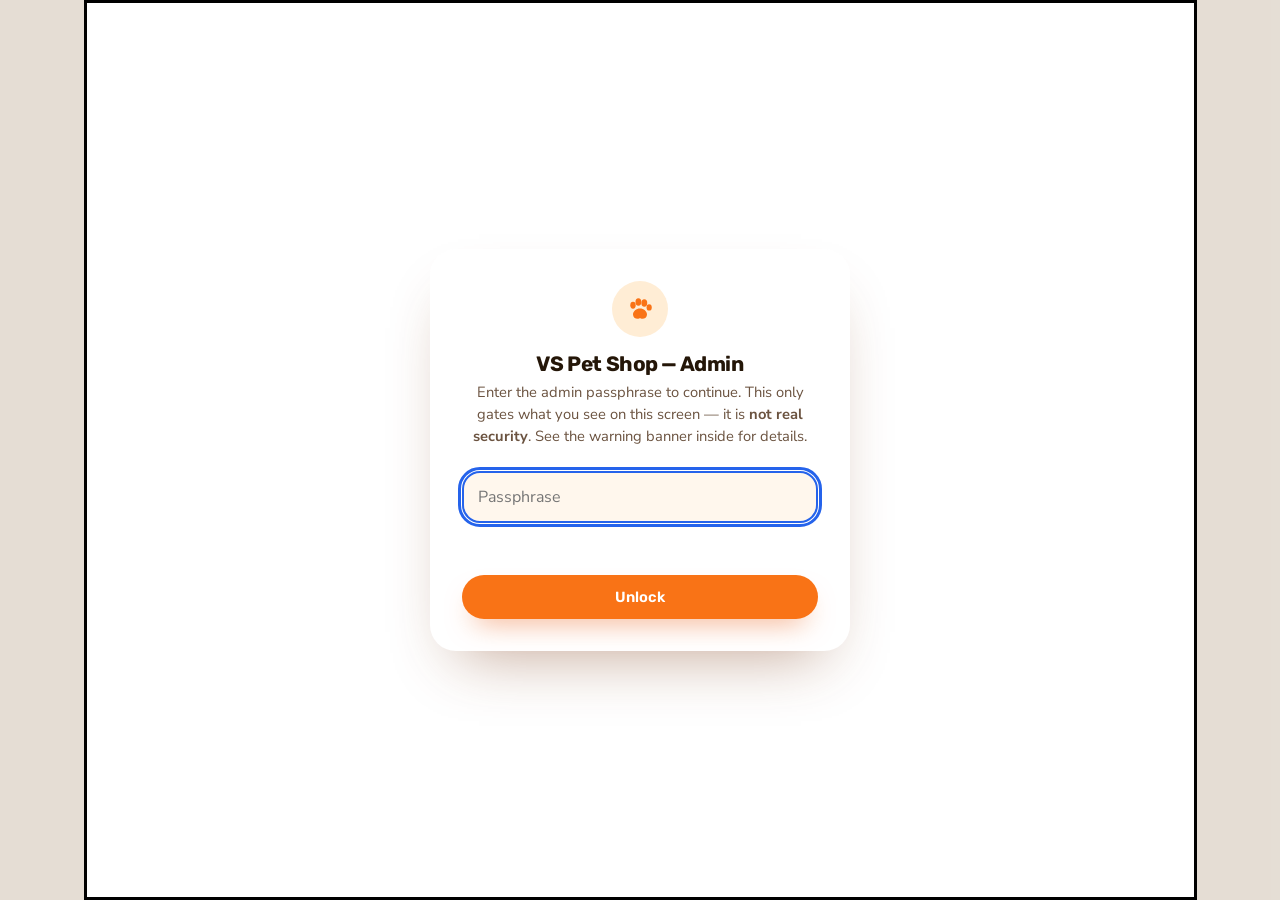
<file: admin/index.html>
<!DOCTYPE html>
<html lang="en">
<head>
<meta charset="UTF-8">
<meta name="viewport" content="width=device-width, initial-scale=1">
<meta name="theme-color" content="#241608">
<meta name="robots" content="noindex, nofollow">
<title>VS Pet Shop — Admin Content Panel</title>

<!-- Fonts (same as the live site, for a matching look) -->
<link rel="preconnect" href="https://fonts.googleapis.com">
<link rel="preconnect" href="https://fonts.gstatic.com" crossorigin>
<link rel="stylesheet" href="https://fonts.googleapis.com/css2?family=Nunito+Sans:wght@400;500;600;700&amp;family=Rubik:wght@500;600;700;800&amp;display=swap">

<!-- Design tokens (CSS custom properties, fonts) from the live site -->
<link rel="stylesheet" href="../assets/css/style.css?v=2">
<link rel="stylesheet" href="assets/css/admin.css">
</head>
<body class="adm-body">

<!-- Local icon sprite (kept separate from the live site's sprite; this is a
     different document so id collisions are not a concern, but the symbol
     set here is intentionally minimal — just what the admin UI needs). -->
<svg width="0" height="0" style="position:absolute" aria-hidden="true" focusable="false">
  <symbol id="i-paw" viewBox="0 0 52 52" fill="currentColor" stroke="none"><ellipse cx="13" cy="19" rx="5" ry="6.4"/><ellipse cx="23" cy="13" rx="5.4" ry="6.9"/><ellipse cx="34" cy="15" rx="5.4" ry="6.9"/><ellipse cx="43" cy="23" rx="4.8" ry="5.9"/><path d="M26 25c7 0 13 5 13 11 0 5-3.8 8-8.6 8-2.2 0-3.2-.9-4.4-.9s-2.2.9-4.4.9c-4.8 0-8.6-3-8.6-8 0-6 6-11 13-11Z"/></symbol>
  <symbol id="i-warn" viewBox="0 0 24 24" fill="none" stroke="currentColor" stroke-width="2" stroke-linecap="round" stroke-linejoin="round"><path d="M10.29 3.86 1.82 18a2 2 0 0 0 1.71 3h16.94a2 2 0 0 0 1.71-3L13.71 3.86a2 2 0 0 0-3.42 0Z"/><path d="M12 9v4"/><path d="M12 17h.01"/></symbol>
  <symbol id="i-chev" viewBox="0 0 24 24" fill="none" stroke="currentColor" stroke-width="2" stroke-linecap="round" stroke-linejoin="round"><path d="m6 9 6 6 6-6"/></symbol>
  <symbol id="i-plus" viewBox="0 0 24 24" fill="none" stroke="currentColor" stroke-width="2" stroke-linecap="round" stroke-linejoin="round"><path d="M12 5v14M5 12h14"/></symbol>
  <symbol id="i-trash" viewBox="0 0 24 24" fill="none" stroke="currentColor" stroke-width="2" stroke-linecap="round" stroke-linejoin="round"><path d="M3 6h18M8 6V4a2 2 0 0 1 2-2h4a2 2 0 0 1 2 2v2m3 0-1 14a2 2 0 0 1-2 2H7a2 2 0 0 1-2-2L4 6"/></symbol>
  <symbol id="i-download" viewBox="0 0 24 24" fill="none" stroke="currentColor" stroke-width="2" stroke-linecap="round" stroke-linejoin="round"><path d="M12 3v12m0 0-4-4m4 4 4-4M4 19h16"/></symbol>
  <symbol id="i-check" viewBox="0 0 24 24" fill="none" stroke="currentColor" stroke-width="2" stroke-linecap="round" stroke-linejoin="round"><path d="m20 6-11 11-5-5"/></symbol>
  <symbol id="i-file" viewBox="0 0 24 24" fill="none" stroke="currentColor" stroke-width="2" stroke-linecap="round" stroke-linejoin="round"><path d="M14 2H6a2 2 0 0 0-2 2v16a2 2 0 0 0 2 2h12a2 2 0 0 0 2-2V8Z"/><path d="M14 2v6h6"/></symbol>
</svg>

<!-- ══════════ PASSPHRASE GATE ══════════
     Client-side only. See admin/assets/js/admin.js (top of file) for how
     to change the passphrase — it is never stored in readable form here. -->
<dialog class="adm-gate" id="admGate">
  <div class="adm-gate__card">
    <div class="adm-gate__paw"><svg class="ic" style="width:28px;height:28px"><use href="#i-paw"/></svg></div>
    <h1 class="adm-h1">VS Pet Shop — Admin</h1>
    <p>Enter the admin passphrase to continue. This only gates what you see on this
      screen — it is <strong>not real security</strong>. See the warning banner
      inside for details.</p>
    <form id="admGateForm">
      <input type="password" id="admGatePass" autocomplete="current-password" placeholder="Passphrase" required>
      <p class="adm-gate__err" id="admGateErr" role="alert"></p>
      <button type="submit" class="adm-btn adm-btn--primary adm-btn--block">Unlock</button>
    </form>
  </div>
</dialog>

<!-- ══════════ MAIN SHELL (hidden until unlocked) ══════════ -->
<div class="adm-shell" id="admShell">

  <div class="adm-topbar">
    <div class="adm-topbar__brand"><svg class="ic"><use href="#i-paw"/></svg> VS Pet Shop — Admin Content Panel</div>
    <div class="adm-topbar__spacer"></div>
    <span style="font-size:.8rem;opacity:.8">No backend. Nothing here is live until you re-upload the downloaded files.</span>
  </div>

  <div class="adm-warn adm-warn--danger" role="alert">
    <svg class="ic"><use href="#i-warn"/></svg>
    <div>
      <b>This passphrase gate is NOT real security.</b>
      Anyone with basic web knowledge can view-source this page and bypass it in seconds.
      Never share the admin link publicly, and don't rely on it to hide anything sensitive.
      This tool only edits a local copy of your site's files — it cannot publish anything
      by itself.
    </div>
  </div>

  <div class="adm-main">
    <!-- ---------- LEFT: FORM PANEL ---------- -->
    <div class="adm-panel adm-form-panel" id="admFormPanel">

      <div class="adm-loader">
        <label class="adm-file" for="admFileInput"><svg class="ic"><use href="#i-file"/></svg> <strong>Step 1 — Select your project files</strong></label><br>
        <small class="adm-hint">Required: <code>index.html</code>. Optional (only needed if you want them updated too):
          <code>assets/js/main.js</code>, <code>robots.txt</code>, <code>sitemap.xml</code>, <code>404.html</code>.
          Hold Ctrl (Cmd on Mac) to select several files at once from your project folder.</small>
        <input type="file" id="admFileInput" multiple accept=".html,.js,.txt,.xml">
        <ul class="adm-loader__list" id="admFileList"></ul>
      </div>

      <div id="admEditorArea" hidden>
        <p style="font-size:.85rem;color:var(--ink-soft)">
          <strong>Step 2</strong> — edit the fields below. The preview on the right updates as you type.
          Nothing is saved anywhere until you click <strong>Save &amp; Download</strong> at the bottom.
        </p>
        <div id="admSections"></div>
      </div>
    </div>

    <!-- ---------- RIGHT: LIVE PREVIEW ---------- -->
    <div class="adm-panel adm-preview-panel">
      <div class="adm-preview-panel__head">
        <strong class="adm-h4" style="font-size:.9rem">Live preview</strong>
        <span style="font-size:.75rem;color:var(--ink-soft)">updates as you type</span>
      </div>
      <iframe id="admPreview" title="Live preview of edited index.html" srcdoc="<p style='font-family:sans-serif;padding:20px;color:#6B5340'>Load index.html on the left to see a preview here.</p>"></iframe>
    </div>
  </div>

  <!-- ---------- ACTION BAR ---------- -->
  <div class="adm-actionbar" id="admActionBar" hidden>
    <button class="adm-btn adm-btn--primary" id="admSaveBtn"><svg class="ic"><use href="#i-download"/></svg> Save &amp; Download</button>
    <span id="admSaveStatus" style="font-size:.85rem;color:var(--ink-soft)"></span>
  </div>

  <div class="adm-main" style="grid-template-columns:1fr;padding-top:0">
    <div class="adm-downloads" id="admDownloads" hidden>
      <strong>Files ready to download:</strong>
      <ul id="admDownloadsList"></ul>
    </div>

    <div class="adm-publish" id="admPublish" hidden>
      <strong>How to publish these changes (this tool does not deploy anything):</strong>
      <ol>
        <li>Open <strong>Hostinger → File Manager</strong> (or connect with an FTP client).</li>
        <li>Go to your site's root folder (the one that already has <code>index.html</code> in it).</li>
        <li>Upload each downloaded file, overwriting the existing one with the same name.</li>
        <li>If you changed <code>assets/js/main.js</code>, also upload it into <code>assets/js/</code>.</li>
        <li>Visit your live site in a private/incognito window to confirm the change went live.</li>
      </ol>
    </div>
  </div>

</div>

<script src="assets/js/admin.js" defer></script>
</body>
</html>
</file>
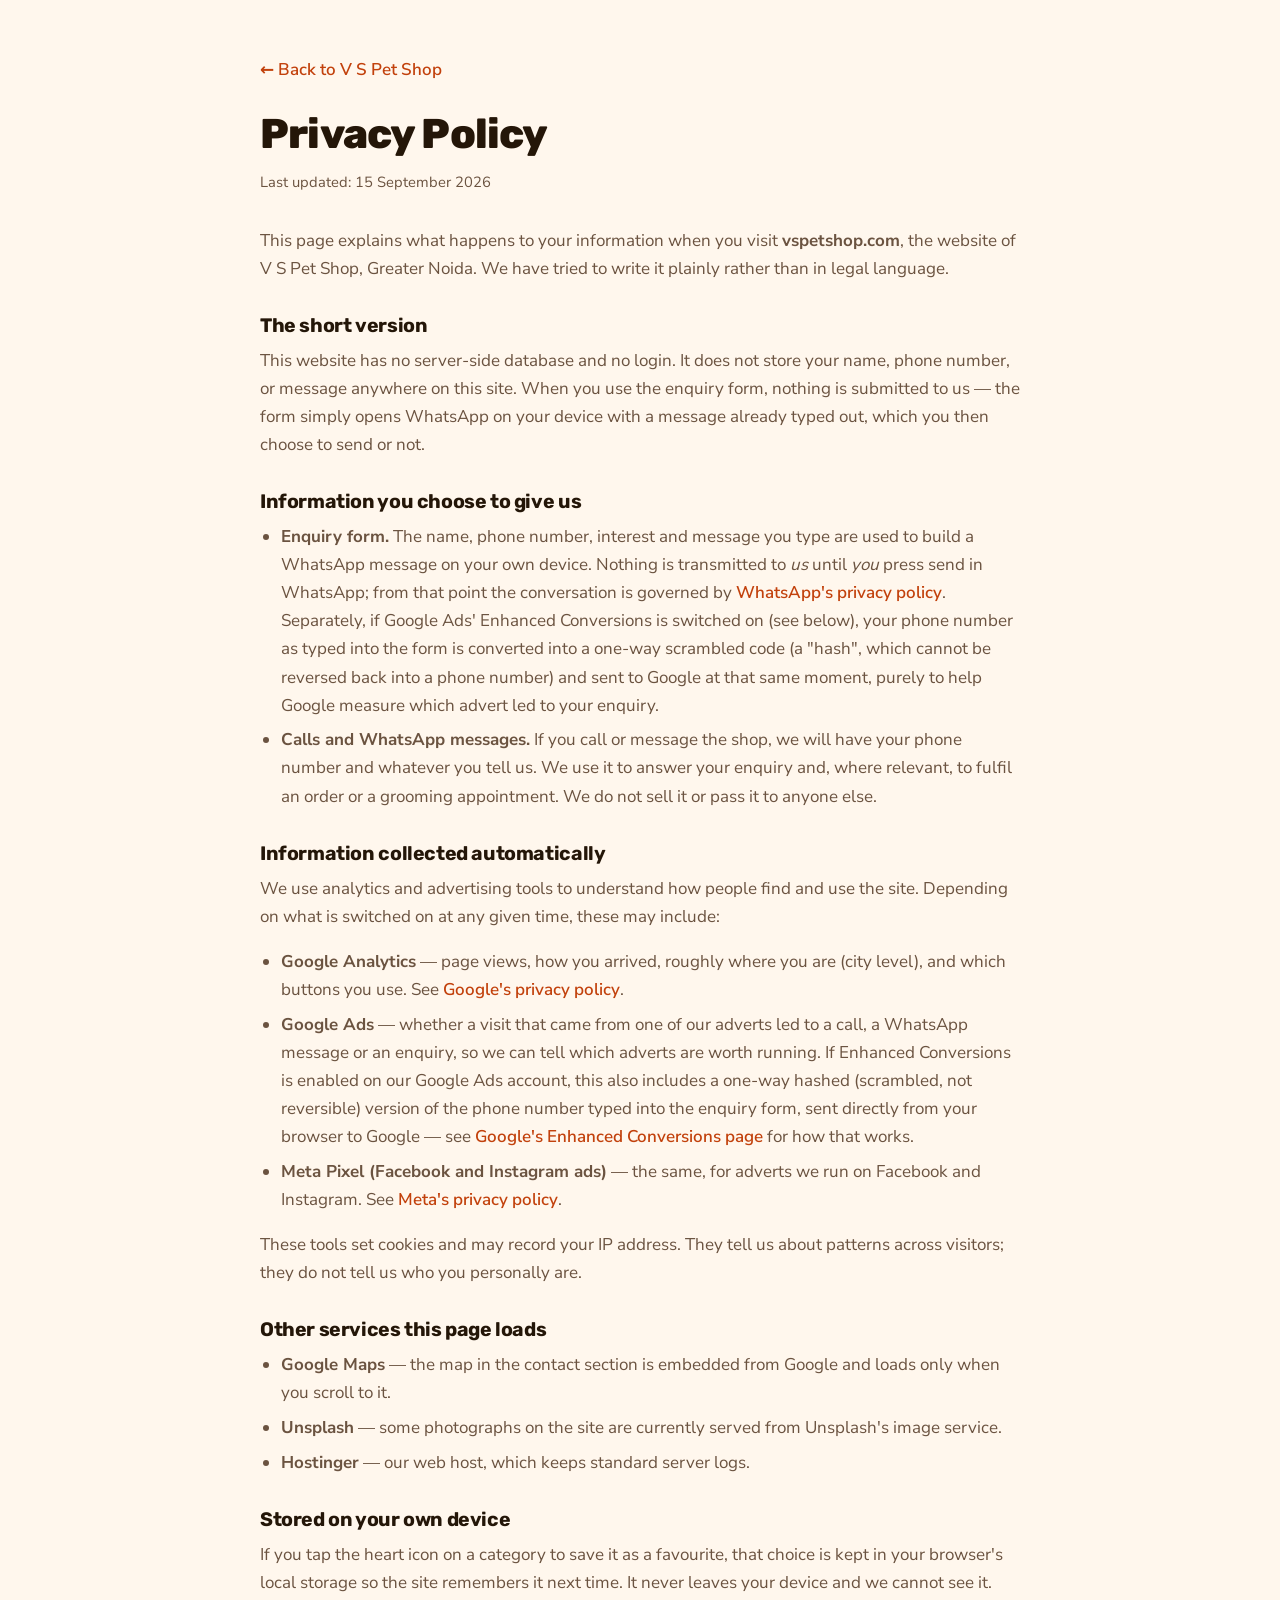
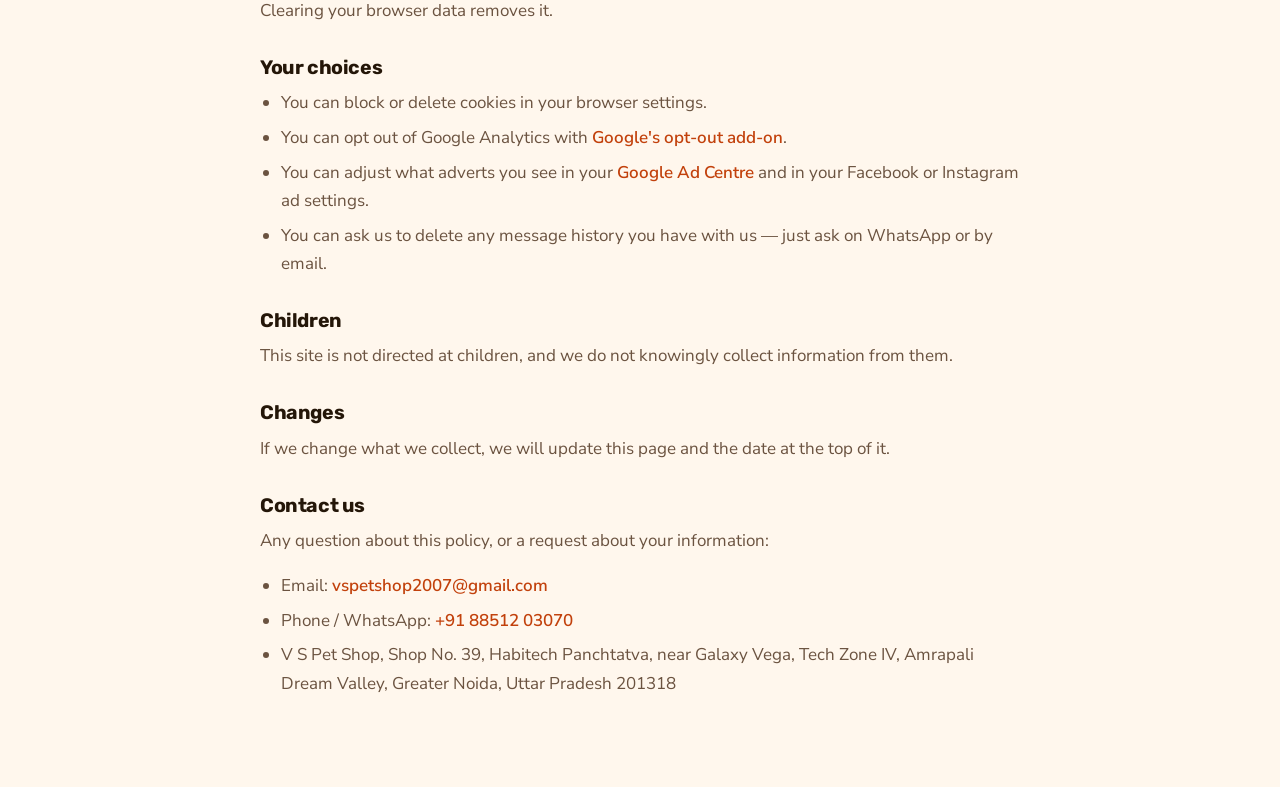
<file: privacy.html>
<!DOCTYPE html>
<html lang="en-IN">
<head>
<meta charset="UTF-8">
<meta name="viewport" content="width=device-width, initial-scale=1">
<meta name="theme-color" content="#F97316">
<title>Privacy Policy | V S Pet Shop</title>
<meta name="description" content="How V S Pet Shop, Greater Noida handles your information on vspetshop.com.">
<meta name="robots" content="index, follow">
<link rel="canonical" href="https://vspetshop.com/privacy.html">
<link rel="icon" href="/favicon.svg" type="image/svg+xml">
<link rel="preload" as="font" type="font/woff2" crossorigin href="/assets/fonts/nunito-sans-var-latin.woff2">
<link rel="preload" as="font" type="font/woff2" crossorigin href="/assets/fonts/rubik-var-latin.woff2">
<link rel="stylesheet" href="/assets/css/style.css?v=11">
<style>
  .doc{ padding:56px 0 72px; }
  .doc__inner{ max-width:760px; margin-inline:auto; }
  .doc h1{ font-size:clamp(1.9rem,4.2vw,2.6rem); font-weight:800; margin-bottom:.3em; }
  .doc__meta{ color:var(--ink-soft); font-size:.92rem; margin-bottom:var(--s-4); }
  .doc h2{ font-size:1.22rem; font-weight:700; margin:var(--s-4) 0 .5em; }
  .doc p, .doc li{ color:var(--ink-soft); }
  .doc ul{ list-style:disc; padding-left:1.25em; margin:0 0 1em; }
  .doc li{ margin-bottom:.4em; }
  .doc a{ color:var(--brand-700); font-weight:600; border-bottom:2px solid transparent; }
  .doc a:hover{ border-bottom-color:var(--brand); }
  .doc__back{ display:inline-flex; align-items:center; gap:8px; margin-bottom:var(--s-3); font-weight:600; }
</style>
</head>
<body>

<main class="doc">
  <div class="container doc__inner">
    <a class="doc__back" href="/">&larr; Back to V S Pet Shop</a>

    <h1>Privacy Policy</h1>
    <p class="doc__meta">Last updated: 15 September 2026</p>

    <p>
      This page explains what happens to your information when you visit
      <strong>vspetshop.com</strong>, the website of V S Pet Shop, Greater Noida.
      We have tried to write it plainly rather than in legal language.
    </p>

    <h2>The short version</h2>
    <p>
      This website has no server-side database and no login. It does not store
      your name, phone number, or message anywhere on this site. When you use
      the enquiry form, nothing is submitted to us — the form simply opens
      WhatsApp on your device with a message already typed out, which you then
      choose to send or not.
    </p>

    <h2>Information you choose to give us</h2>
    <ul>
      <li>
        <strong>Enquiry form.</strong> The name, phone number, interest and
        message you type are used to build a WhatsApp message on your own
        device. Nothing is transmitted to <em>us</em> until <em>you</em> press
        send in WhatsApp; from that point the conversation is governed by
        <a href="https://www.whatsapp.com/legal/privacy-policy" target="_blank" rel="noopener">WhatsApp's privacy policy</a>.
        Separately, if Google Ads' Enhanced Conversions is switched on (see
        below), your phone number as typed into the form is converted into a
        one-way scrambled code (a "hash", which cannot be reversed back into
        a phone number) and sent to Google at that same moment, purely to help
        Google measure which advert led to your enquiry.
      </li>
      <li>
        <strong>Calls and WhatsApp messages.</strong> If you call or message the
        shop, we will have your phone number and whatever you tell us. We use it
        to answer your enquiry and, where relevant, to fulfil an order or a
        grooming appointment. We do not sell it or pass it to anyone else.
      </li>
    </ul>

    <h2>Information collected automatically</h2>
    <p>
      We use analytics and advertising tools to understand how people find and
      use the site. Depending on what is switched on at any given time, these
      may include:
    </p>
    <ul>
      <li>
        <strong>Google Analytics</strong> — page views, how you arrived, roughly
        where you are (city level), and which buttons you use. See
        <a href="https://policies.google.com/privacy" target="_blank" rel="noopener">Google's privacy policy</a>.
      </li>
      <li>
        <strong>Google Ads</strong> — whether a visit that came from one of our
        adverts led to a call, a WhatsApp message or an enquiry, so we can tell
        which adverts are worth running. If Enhanced Conversions is enabled on
        our Google Ads account, this also includes a one-way hashed (scrambled,
        not reversible) version of the phone number typed into the enquiry
        form, sent directly from your browser to Google — see
        <a href="https://support.google.com/google-ads/answer/9888656" target="_blank" rel="noopener">Google's Enhanced Conversions page</a>
        for how that works.
      </li>
      <li>
        <strong>Meta Pixel (Facebook and Instagram ads)</strong> — the same, for
        adverts we run on Facebook and Instagram. See
        <a href="https://www.facebook.com/privacy/policy/" target="_blank" rel="noopener">Meta's privacy policy</a>.
      </li>
    </ul>
    <p>
      These tools set cookies and may record your IP address. They tell us about
      patterns across visitors; they do not tell us who you personally are.
    </p>

    <h2>Other services this page loads</h2>
    <ul>
      <li>
        <strong>Google Maps</strong> — the map in the contact section is embedded
        from Google and loads only when you scroll to it.
      </li>
      <li>
        <strong>Unsplash</strong> — some photographs on the site are currently
        served from Unsplash's image service.
      </li>
      <li>
        <strong>Hostinger</strong> — our web host, which keeps standard server
        logs.
      </li>
    </ul>

    <h2>Stored on your own device</h2>
    <p>
      If you tap the heart icon on a category to save it as a favourite, that
      choice is kept in your browser's local storage so the site remembers it
      next time. It never leaves your device and we cannot see it. Clearing your
      browser data removes it.
    </p>

    <h2>Your choices</h2>
    <ul>
      <li>You can block or delete cookies in your browser settings.</li>
      <li>
        You can opt out of Google Analytics with
        <a href="https://tools.google.com/dlpage/gaoptout" target="_blank" rel="noopener">Google's opt-out add-on</a>.
      </li>
      <li>
        You can adjust what adverts you see in your
        <a href="https://myadcenter.google.com/" target="_blank" rel="noopener">Google Ad Centre</a>
        and in your Facebook or Instagram ad settings.
      </li>
      <li>
        You can ask us to delete any message history you have with us — just
        ask on WhatsApp or by email.
      </li>
    </ul>

    <h2>Children</h2>
    <p>
      This site is not directed at children, and we do not knowingly collect
      information from them.
    </p>

    <h2>Changes</h2>
    <p>
      If we change what we collect, we will update this page and the date at the
      top of it.
    </p>

    <h2>Contact us</h2>
    <p>
      Any question about this policy, or a request about your information:
    </p>
    <ul>
      <li>Email: <a href="mailto:vspetshop2007@gmail.com">vspetshop2007@gmail.com</a></li>
      <li>Phone / WhatsApp: <a href="tel:+918851203070">+91 88512 03070</a></li>
      <li>
        V S Pet Shop, Shop No. 39, Habitech Panchtatva, near Galaxy Vega,
        Tech Zone IV, Amrapali Dream Valley, Greater Noida, Uttar Pradesh 201318
      </li>
    </ul>
  </div>
</main>

</body>
</html>
</file>
<file: assets/css/style.css>
/* =========================================================
   VS PET SHOP — Landing Page Stylesheet
   Style: Claymorphism (soft 3D, warm, playful)
   Fonts: Rubik (headings) + Nunito Sans (body) — self-hosted, see §0
   ========================================================= */

/* ---------- 0. FONTS (self-hosted) ----------
   These were loaded from Google Fonts via the `media="print"
   onload="this.media='all'"` swap, which applies the font stylesheet AFTER
   first paint and so reflows every line of text at once. Measured in a
   harness matching Hostinger's own vantage point (fast first-party CSS, Google
   Fonts crossing the public internet): a single 0.45 layout shift at 1076ms,
   CLS 0.38, Lighthouse mobile 68. Self-hosted with preload: CLS 0.00, 89.

   Both files are the full VARIABLE font (one file covers the whole weight
   axis), latin subset only, taken from Google's own CDN — 30KB + 35KB.
   Because they are variable, trimming unused weights saves nothing; ignore
   any advice to do that.

   `unicode-range` mirrors Google's latin subset exactly, so glyphs outside it
   (₹ U+20B9, for instance) fall back to a system font — identical to the
   behaviour before self-hosting, not a regression.

   Preloaded from index.html/404.html. If these <link rel="preload"> tags are
   removed the fonts drop to being discovered only when the CSS is parsed,
   which reintroduces part of the shift. */
@font-face{
  font-family:'Nunito Sans';
  src:url('../fonts/nunito-sans-var-latin.woff2') format('woff2-variations'),
      url('../fonts/nunito-sans-var-latin.woff2') format('woff2');
  font-weight:400 700;
  font-style:normal;
  font-display:swap;
  unicode-range:U+0000-00FF,U+0131,U+0152-0153,U+02BB-02BC,U+02C6,U+02DA,U+02DC,U+0304,U+0308,U+0329,U+2000-206F,U+20AC,U+2122,U+2191,U+2193,U+2212,U+2215,U+FEFF,U+FFFD;
}
@font-face{
  font-family:'Rubik';
  src:url('../fonts/rubik-var-latin.woff2') format('woff2-variations'),
      url('../fonts/rubik-var-latin.woff2') format('woff2');
  font-weight:500 800;
  font-style:normal;
  font-display:swap;
  unicode-range:U+0000-00FF,U+0131,U+0152-0153,U+02BB-02BC,U+02C6,U+02DA,U+02DC,U+0304,U+0308,U+0329,U+2000-206F,U+20AC,U+2122,U+2191,U+2193,U+2212,U+2215,U+FEFF,U+FFFD;
}

/* ---------- 1. TOKENS ---------- */
:root{
  /* Brand */
  --brand:        #F97316;
  --brand-600:    #EA580C;
  --brand-700:    #C2410C;
  --brand-soft:   #FFEDD5;
  --accent:       #2563EB;
  --wa:           #25D366;
  --wa-dark:      #128C4A;

  /* Surfaces */
  --bg:           #FFF7ED;
  --bg-alt:       #FFF1E0;
  --surface:      #FFFFFF;
  --dark:         #241608;
  --dark-2:       #33200F;

  /* Text */
  --ink:          #241608;
  --ink-soft:     #6B5340;
  --ink-invert:   #FFF7ED;

  /* Lines */
  --line:         #F3DCC2;
  --line-strong:  #E8C79F;

  /* Accents for tinted cards */
  --amber:        #FFF0D6;
  --violet:       #F1EAFE;
  --mint:         #E3F7EA;
  --sky:          #E4F0FE;
  --rose:         #FEE9EC;

  /* Radius */
  --r-sm: 12px;
  --r-md: 18px;
  --r-lg: 26px;
  --r-xl: 34px;
  --r-pill: 999px;

  /* Clay shadows */
  --sh-sm: 0 6px 16px -8px rgba(120,53,15,.32);
  --sh-md: 0 16px 34px -18px rgba(120,53,15,.38), inset 0 2px 0 rgba(255,255,255,.75);
  --sh-lg: 0 30px 60px -28px rgba(120,53,15,.45), inset 0 3px 0 rgba(255,255,255,.8);
  --sh-brand: 0 14px 28px -12px rgba(234,88,12,.55);

  /* Spacing scale (8pt) */
  --s-1: 8px;  --s-2: 16px; --s-3: 24px; --s-4: 32px;
  --s-5: 48px; --s-6: 64px; --s-7: 96px;

  /* Motion */
  --e-out: cubic-bezier(.22,1,.36,1);
  --t-fast: 160ms;
  --t-base: 260ms;

  /* Layout — the container widens with the screen so large monitors
     don't sit inside a narrow column (see the wide-screen block at §22). */
  --wrap: 1440px;
  --gutter: 40px;
  --header-h: 74px;

  /* Z-scale */
  --z-header: 100;
  --z-scrim: 110;
  --z-nav: 120;
  --z-fab: 130;
  --z-lb: 200;
  --z-pawtrail: 210;
}

/* ---------- 2. RESET / BASE ---------- */
*,*::before,*::after{ box-sizing:border-box; }
html{
  -webkit-text-size-adjust:100%; scroll-behavior:smooth; scroll-padding-top:calc(var(--header-h) + 16px);
  /* This is the ONLY place horizontal overflow may be clipped — see the note
     on `body` below for why putting it there too actively breaks sticky.
     It has to be here rather than on body because `overflow-x:hidden` on body
     does NOT clip position:fixed descendants: fixed elements are positioned
     against the viewport/root, not against body's box, so an off-canvas fixed
     element (e.g. the mobile nav drawer parked past the right edge via
     transform:translateX(105%) when closed, §22) still inflates
     document.documentElement.scrollWidth unless the ROOT clips it. That
     inflation is what once stretched the mobile layout viewport to ~1600px
     and left the page rendering in a narrow column. */
  overflow-x:hidden;
}

/* MUST stay above every component rule.
   Several components below set `display` (.lb, .fab, .soc). An author `display`
   beats the UA `[hidden]{display:none}` rule, which would leave the lightbox
   sitting over the whole page at opacity 0 and swallowing every click. */
[hidden]{ display:none !important; }

body{
  margin:0;
  background:var(--bg);
  color:var(--ink);
  font-family:'Nunito Sans', system-ui, -apple-system, 'Segoe UI', Roboto, sans-serif;
  font-size:17px;
  line-height:1.65;
  -webkit-font-smoothing:antialiased;
  /* NO `overflow-x:hidden` here — it must live on `html` only (see §2 above).
     The viewport takes its overflow from the root element; body's overflow is
     propagated to the viewport ONLY while the root computes to `visible`.
     Once `html` got `overflow-x:hidden`, body's copy stopped being propagated
     and instead made BODY ITSELF a scroll container (a hidden/visible pair
     forces the visible axis to `auto`). `position:sticky` resolves against the
     nearest scrollport — so `.header` (§7) and `.stats` (§12) would stick
     inside body's content-sized, never-scrolling box, i.e. never stick at all.
     The rule on `html` already clips horizontal overflow at the viewport for
     both in-flow and fixed-position content, so this one was redundant as well
     as harmful. Do not re-add it. */
}

h1,h2,h3,h4{
  font-family:'Rubik', system-ui, sans-serif;
  line-height:1.15;
  margin:0 0 .5em;
  letter-spacing:-.02em;
  color:var(--ink);
}
p{ margin:0 0 1em; }
a{ color:inherit; text-decoration:none; }
img{ max-width:100%; display:block; height:auto; }
ul{ margin:0; padding:0; list-style:none; }
button{ font:inherit; color:inherit; cursor:pointer; border:0; background:none; }
input,select,textarea{ font:inherit; color:inherit; }
iframe{ border:0; display:block; }

:focus-visible{
  outline:3px solid var(--accent);
  outline-offset:3px;
  border-radius:6px;
}

.skip-link{
  position:absolute; left:-9999px; top:0; z-index:999;
  background:var(--brand); color:#fff; padding:12px 20px;
  border-radius:0 0 var(--r-md) 0; font-weight:700;
}
.skip-link:focus{ left:0; }

.sprite{ position:absolute; width:0; height:0; overflow:hidden; }

/* Icons: stroke-based by default */
.ic{
  width:1.15em; height:1.15em; flex:none;
  fill:none; stroke:currentColor; stroke-width:1.9;
  stroke-linecap:round; stroke-linejoin:round;
}
/* Solid glyphs (paw, quote, brand marks) declare fill/stroke on the
   symbol itself, so they win over the inherited stroke styling above. */

/* ---------- 3. LAYOUT PRIMITIVES ---------- */
.container{ width:min(100% - var(--gutter), var(--wrap)); margin-inline:auto; }
.container--narrow{ width:min(100% - var(--gutter), 900px); }

.section{ padding:var(--s-7) 0; position:relative; }
/* Ambient paw-print texture — same visual language as the §5 .ph::after
   photo-frame watermark, scaled down and tiled as a background-image
   (not an overlay element, so it needs no z-index/stacking care and
   can never intercept a click). Kept at 5% opacity on --brand-700 (the
   photo-frame version is 35% white on a warm-gradient background; this
   is on plain warm cream, so it has to be much fainter to stay a "you
   almost don't notice it" texture rather than a pattern). Static —
   nothing to guard under prefers-reduced-motion. */
.section--alt{
  background:var(--bg-alt)
    url("data:image/svg+xml,%3Csvg xmlns='http://www.w3.org/2000/svg' viewBox='0 0 52 52'%3E%3Cg fill='%23C2410C' opacity='.05'%3E%3Cellipse cx='13' cy='19' rx='5' ry='6.4'/%3E%3Cellipse cx='23' cy='13' rx='5.4' ry='6.9'/%3E%3Cellipse cx='34' cy='15' rx='5.4' ry='6.9'/%3E%3Cellipse cx='43' cy='23' rx='4.8' ry='5.9'/%3E%3Cpath d='M26 25c7 0 13 5 13 11 0 5-3.8 8-8.6 8-2.2 0-3.2-.9-4.4-.9s-2.2.9-4.4.9c-4.8 0-8.6-3-8.6-8 0-6 6-11 13-11Z'/%3E%3C/g%3E%3C/svg%3E")
    0 0/120px 120px repeat;
}

.s-head{ max-width:720px; margin:0 auto var(--s-5); text-align:center; }
.s-head--row{
  max-width:none; display:flex; gap:var(--s-3);
  align-items:flex-end; justify-content:space-between; text-align:left;
}
.s-head--row > div{ max-width:640px; }

.s-title{ font-size:clamp(1.9rem, 4.2vw, 3rem); font-weight:800; margin-bottom:.35em; }
.s-sub{ color:var(--ink-soft); font-size:1.05rem; margin:0; }
.s-link{
  display:inline-flex; align-items:center; gap:6px;
  color:var(--brand-700); font-weight:700; white-space:nowrap;
  border-bottom:2px solid transparent; transition:border-color var(--t-fast) ease;
}
.s-link:hover{ border-bottom-color:var(--brand); }

.u-brand{ color:var(--brand-700); }

.pill{
  display:inline-flex; align-items:center; gap:8px;
  background:var(--brand-soft); color:var(--brand-700);
  font-weight:700; font-size:.82rem; letter-spacing:.06em; text-transform:uppercase;
  padding:8px 16px; border-radius:var(--r-pill); margin:0 0 var(--s-2);
  border:1px solid #FDD9AE;
}
.pill--light{ background:rgba(255,255,255,.85); border-color:#fff; }

/* ---------- 4. BUTTONS ---------- */
.btn{
  display:inline-flex; align-items:center; justify-content:center; gap:10px;
  padding:13px 24px; min-height:48px;
  border-radius:var(--r-pill);
  font-family:'Rubik', sans-serif; font-weight:600; font-size:.98rem;
  cursor:pointer; text-align:center;
  transition:transform var(--t-fast) var(--e-out),
             box-shadow var(--t-base) var(--e-out),
             background-color var(--t-base) ease,
             color var(--t-base) ease;
  will-change:transform;
}
.btn:hover{ transform:translateY(-2px); }
.btn:active{ transform:translateY(0) scale(.985); }

.btn--primary{ background:var(--brand); color:#241608; box-shadow:var(--sh-brand); }
.btn--primary:hover{ background:var(--brand-600); color:#fff; }

.btn--dark{ background:var(--dark); color:var(--ink-invert); box-shadow:var(--sh-sm); }
.btn--dark:hover{ background:var(--dark-2); }

.btn--light{ background:#fff; color:var(--ink); box-shadow:var(--sh-sm); }
.btn--light:hover{ background:var(--brand-soft); }

.btn--ghost{ background:transparent; color:var(--ink); border:2px solid var(--line-strong); }
.btn--ghost:hover{ background:#fff; border-color:var(--brand); box-shadow:var(--sh-sm); }

.btn--wa{ background:var(--wa-dark); color:#fff; box-shadow:0 12px 24px -12px rgba(18,140,74,.7); }
.btn--wa:hover{ background:#0F7A41; }

.btn--sm{ padding:10px 18px; min-height:42px; font-size:.9rem; }
.btn--lg{ padding:16px 30px; min-height:56px; font-size:1.05rem; }
.btn--block{ width:100%; }

/* ---------- 5. PHOTO FRAME (with graceful fallback) ---------- */
.ph{
  position:relative; margin:0; overflow:hidden;
  background:linear-gradient(135deg,#FFE0BC,#FFC98F 45%,#FDBA74);
  border-radius:var(--r-lg);
  --tiltX:0deg; --tiltY:0deg; --tiltZ:1;   /* set by main.js §16 on mousemove */
}
.ph::after{
  content:""; position:absolute; inset:0; pointer-events:none;
  background:url("data:image/svg+xml,%3Csvg xmlns='http://www.w3.org/2000/svg' viewBox='0 0 52 52' fill='%23ffffff' opacity='.35'%3E%3Cellipse cx='13' cy='19' rx='5' ry='6.4'/%3E%3Cellipse cx='23' cy='13' rx='5.4' ry='6.9'/%3E%3Cellipse cx='34' cy='15' rx='5.4' ry='6.9'/%3E%3Cellipse cx='43' cy='23' rx='4.8' ry='5.9'/%3E%3Cpath d='M26 25c7 0 13 5 13 11 0 5-3.8 8-8.6 8-2.2 0-3.2-.9-4.4-.9s-2.2.9-4.4.9c-4.8 0-8.6-3-8.6-8 0-6 6-11 13-11Z'/%3E%3C/svg%3E") center/64px no-repeat;
  z-index:0;
}
/* Live pet reaction: the image tilts toward the cursor and perks up
   slightly (main.js §16 sets --tiltX/--tiltY/--tiltZ on mousemove;
   desktop-with-mouse only, and skipped entirely under reduced motion). */
.ph > img{
  position:relative; z-index:1; width:100%; height:100%; object-fit:cover;
  transform:perspective(700px) rotateX(var(--tiltY)) rotateY(var(--tiltX)) scale(var(--tiltZ));
  transition:transform 140ms var(--e-out), filter var(--t-fast) var(--e-out);
  will-change:transform;
}
.ph.is-live > img{ filter:brightness(1.04) saturate(1.08); }
.ph.is-broken > img{ display:none; }

/* ---------- 6. TOPBAR ---------- */
.topbar{
  background:var(--dark); color:#F5E2CE;
  font-size:.86rem; padding:9px 0;
}
.topbar__in{ display:flex; gap:var(--s-3); align-items:center; justify-content:center; flex-wrap:wrap; }
.topbar__item{ display:inline-flex; align-items:center; gap:8px; margin:0; }
.topbar__item .ic{ color:var(--brand); }
.topbar__link{ transition:color var(--t-fast) ease; font-weight:600; }
.topbar__link:hover{ color:var(--brand); }

/* ---------- 7. HEADER / NAV ---------- */
.header{
  position:sticky; top:0; z-index:var(--z-header);
  background:transparent;
  border-bottom:1px solid transparent;
  transition:box-shadow var(--t-base) ease, border-color var(--t-base) ease;
}
/* The frosted-glass bar lives on this pseudo-element and NOT on .header itself.
   `backdrop-filter` makes an element a CONTAINING BLOCK for its position:fixed
   descendants (exactly like transform / filter / will-change do). The mobile nav
   drawer `.nav` (§22: position:fixed; inset:0 0 0 auto) is a DOM child of
   .header, so while the blur sat on .header the drawer was anchored to the 75px
   header bar instead of the viewport — it rendered as a ~340x110 stub hanging in
   the header, not a full-height off-canvas panel. Painting the identical
   background + blur on ::before instead keeps the visual byte-for-byte while
   leaving .header free of a containing block, so .nav (and the scrim beside it)
   anchor to the viewport again.
   DO NOT move `backdrop-filter` back onto .header.
   `inset:0 0 -1px` deliberately overhangs the 1px bottom border so the frosted
   surface still covers it while it is transparent (unstuck state) — otherwise a
   1px unblurred seam shows along the bottom edge.
   `z-index:-1` is safe here: .header is position:sticky, which always creates a
   stacking context, so the pseudo can never fall behind the page — only behind
   .header's own in-flow content (logo / nav / actions). */
.header::before{
  content:''; position:absolute; inset:0 0 -1px; z-index:-1;
  background:rgba(255,247,237,.86);
  backdrop-filter:blur(14px); -webkit-backdrop-filter:blur(14px);
  transition:background-color var(--t-base) ease;
}
.header.is-stuck::before{ background:rgba(255,247,237,.96); }
.header.is-stuck{
  border-bottom-color:var(--line);
  box-shadow:0 10px 30px -22px rgba(120,53,15,.5);
}
.header__in{
  display:flex; align-items:center; justify-content:space-between; gap:var(--s-2);
  min-height:var(--header-h);
}

.logo{ display:inline-flex; align-items:center; gap:11px; }
.logo__mark{
  display:grid; place-items:center; width:42px; height:42px;
  background:var(--brand); border-radius:14px; color:#fff; font-size:22px;
  box-shadow:var(--sh-brand);
  transition:transform var(--t-base) var(--e-out);
}
.logo:hover .logo__mark{ transform:rotate(-8deg) scale(1.06); }
.logo__text{
  font-family:'Rubik', sans-serif; font-weight:800; font-size:1.22rem;
  letter-spacing:.01em; white-space:nowrap;
}
.logo__text b{ color:var(--brand); font-weight:800; }
.logo--light .logo__text{ color:var(--ink-invert); }

.nav{ display:flex; align-items:center; gap:var(--s-3); }
.nav__list{ display:flex; align-items:center; gap:4px; }
.nav__link{
  display:block; padding:10px 14px; border-radius:var(--r-pill);
  font-weight:600; font-size:.96rem; color:var(--ink);
  transition:background-color var(--t-fast) ease, color var(--t-fast) ease;
}
.nav__link:hover{ background:var(--brand-soft); color:var(--brand-700); }
.nav__link.is-active{ color:var(--brand-700); background:var(--brand-soft); }
.nav__cta, .nav__close{ display:none; }

.header__actions{ display:flex; align-items:center; gap:10px; }
.nav__toggle{
  display:none; width:46px; height:46px; place-items:center;
  border-radius:14px; background:#fff; box-shadow:var(--sh-sm); font-size:22px;
}
/* #navScrim is a child of <header>, deliberately — it is a sibling of .nav so
   that both resolve in the SAME stacking context (see the note in index.html).
   Moving it back out to <body> re-breaks the mobile drawer: the scrim would
   then out-paint the entire header context and cover the drawer nested in it. */
.nav__scrim{
  position:fixed; inset:0; z-index:var(--z-scrim);
  background:rgba(36,22,8,.55); backdrop-filter:blur(3px);
  opacity:0; transition:opacity var(--t-base) ease;
}
.nav__scrim.is-open{ opacity:1; }

/* ---------- 8. HERO ---------- */
.hero{ position:relative; padding:var(--s-6) 0 0; overflow:hidden; }
.hero__blob{
  position:absolute; border-radius:50%; filter:blur(80px); opacity:.55; pointer-events:none;
}
.hero__blob--1{ width:460px; height:460px; background:#FDBA74; top:-140px; right:-120px; }
.hero__blob--2{ width:380px; height:380px; background:#BFDBFE; bottom:60px; left:-160px; opacity:.4; }

.hero__grid{
  position:relative; display:grid; gap:var(--s-5);
  grid-template-columns:1.05fr .95fr; align-items:center;
  padding-bottom:var(--s-6);
}

.hero__title{
  font-size:clamp(2.4rem, 5.6vw, 4rem); font-weight:800; margin-bottom:.4em;
}
.hero__brand{
  display:block; font-size:clamp(2.1rem, 5vw, 3.5rem);
  color:var(--brand); margin-top:.08em;
}
.hero__brand span{ color:var(--ink); }

.hero__lead{ font-size:1.12rem; color:var(--ink-soft); max-width:52ch; margin-bottom:var(--s-3); }
.hero__cta{ display:flex; flex-wrap:wrap; gap:14px; margin-bottom:var(--s-3); }

.hero__points{ display:flex; flex-wrap:wrap; gap:10px 22px; }
.hero__points li{
  display:inline-flex; align-items:center; gap:8px;
  font-weight:600; font-size:.94rem; color:var(--ink-soft);
}
.hero__points .ic{ color:var(--wa-dark); stroke-width:2.6; }

/* Hero media */
.hero__media{ position:relative; }
.ph--hero{
  aspect-ratio:9/10; border-radius:var(--r-xl);
  box-shadow:var(--sh-lg); border:5px solid #fff;
}
/* The floating cards must clear .ph > img, which sits at z-index 1. */
.ph--float{
  position:absolute; left:-28px; bottom:56px; z-index:3;
  width:170px; aspect-ratio:1; border-radius:24px;
  border:5px solid #fff; box-shadow:var(--sh-md);
  animation:bob 5s ease-in-out infinite;
}
@keyframes bob{ 0%,100%{ transform:translateY(0) } 50%{ transform:translateY(-12px) } }

.hero__badge{
  position:absolute; top:22px; right:-14px; z-index:3;
  display:flex; align-items:center; gap:11px;
  background:#fff; padding:12px 18px 12px 12px;
  border-radius:var(--r-md); box-shadow:var(--sh-md);
}
.hero__badge-ic{
  display:grid; place-items:center; width:40px; height:40px;
  background:var(--brand-soft); color:var(--brand-700);
  border-radius:12px; font-size:20px;
}
.hero__badge strong{ display:block; font-family:'Rubik',sans-serif; font-size:.95rem; line-height:1.2; }
.hero__badge small{ color:var(--ink-soft); font-size:.8rem; }

.hero__rating{
  position:absolute; right:16px; bottom:-18px; z-index:3; display:block;
  background:#fff; padding:12px 18px; border-radius:var(--r-md);
  box-shadow:var(--sh-md); text-align:center;
  transition:transform var(--t-base) var(--e-out), box-shadow var(--t-base) var(--e-out);
}
.hero__rating:hover{ transform:translateY(-3px); box-shadow:var(--sh-lg); }
.stars{ display:flex; gap:2px; justify-content:center; color:#F59E0B; font-size:15px; margin-bottom:2px; }
.stars .ic{ stroke:none; fill:currentColor; }
.hero__rating p{ margin:0; font-size:.82rem; color:var(--ink-soft); }
.hero__rating strong{ color:var(--ink); }

/* Feature strip */
.strip{
  display:grid; grid-template-columns:repeat(4,1fr); gap:var(--s-2);
  background:#fff; border-radius:var(--r-lg); padding:22px var(--s-3);
  box-shadow:var(--sh-md); position:relative; z-index:2;
  transform:translateY(28px);
}
.strip__item{
  display:flex; align-items:center; justify-content:center; gap:12px;
  font-family:'Rubik',sans-serif; font-weight:600; font-size:.98rem; text-align:left;
}
.strip__ic{
  display:grid; place-items:center; width:44px; height:44px; flex:none;
  border-radius:14px; background:var(--brand-soft); color:var(--brand-700); font-size:20px;
  transition:transform var(--t-base) var(--e-out);
}
.strip__item:hover .strip__ic{ transform:translateY(-3px) rotate(-6deg); }

/* ---------- 9. CATEGORY CARDS ---------- */
.cats{ display:grid; grid-template-columns:repeat(3,1fr); gap:var(--s-3); }
.cat{
  position:relative; display:flex; flex-direction:column; justify-content:space-between;
  min-height:340px; padding:26px 24px 0; overflow:hidden;
  border-radius:var(--r-lg); box-shadow:var(--sh-md);
  transition:transform var(--t-base) var(--e-out), box-shadow var(--t-base) var(--e-out);
}
.cat:hover{ transform:translateY(-8px); box-shadow:var(--sh-lg); }
.cat--amber{ background:var(--amber); }
.cat--violet{ background:var(--violet); }
.cat--mint{ background:var(--mint); }
.cat--sky{ background:var(--sky); }
.cat--rose{ background:var(--rose); }
.cat--sand{ background:#F2EBE1; }

.cat__title{ font-size:1.5rem; font-weight:800; margin-bottom:.3em; }
.cat__body p{ font-size:.95rem; color:var(--ink-soft); margin-bottom:var(--s-2); }
.cat__body .btn + .btn{ margin-left:8px; }
.cat__img{
  align-self:flex-end; width:80%; aspect-ratio:1;
  margin:auto -24px 0 0;                 /* bleed into the card's bottom-right corner */
  border-radius:var(--r-lg) 0 0 0;
  transition:transform var(--t-base) var(--e-out);
}
.cat:hover .cat__img{ transform:scale(1.05); }

/* Species-specific "alive" motion on hover, layered on top of the
   §5 cursor-tilt (each keyframe re-states perspective/rotateX/rotateY/
   scale from --tiltX/--tiltY/--tiltZ so the two effects compose instead
   of one clobbering the other). This can't move actual limbs/wings —
   it's a photo, not a rig — so each species gets a whole-image motion
   signature that reads as that behaviour: dogs get a bouncy trot, cats
   a slow prowling drift, birds a fast wing-flutter shake. Neutralised
   under prefers-reduced-motion by the global rule in §23 (animation-
   duration collapses to .01ms there). */
@keyframes trotDog{
  0%,100%{ transform:perspective(700px) rotateX(var(--tiltY)) rotateY(var(--tiltX)) scale(var(--tiltZ)) translateX(0) rotate(0deg); }
  25%{     transform:perspective(700px) rotateX(var(--tiltY)) rotateY(var(--tiltX)) scale(var(--tiltZ)) translateX(-4px) rotate(-1.6deg); }
  50%{     transform:perspective(700px) rotateX(var(--tiltY)) rotateY(var(--tiltX)) scale(var(--tiltZ)) translateX(0) translateY(-2px) rotate(0deg); }
  75%{     transform:perspective(700px) rotateX(var(--tiltY)) rotateY(var(--tiltX)) scale(var(--tiltZ)) translateX(4px) rotate(1.6deg); }
}
@keyframes roamCat{
  0%,100%{ transform:perspective(700px) rotateX(var(--tiltY)) rotateY(var(--tiltX)) scale(var(--tiltZ)) translate(0,0); }
  25%{     transform:perspective(700px) rotateX(var(--tiltY)) rotateY(var(--tiltX)) scale(var(--tiltZ)) translate(4px,-2px); }
  50%{     transform:perspective(700px) rotateX(var(--tiltY)) rotateY(var(--tiltX)) scale(var(--tiltZ)) translate(1px,-5px); }
  75%{     transform:perspective(700px) rotateX(var(--tiltY)) rotateY(var(--tiltX)) scale(var(--tiltZ)) translate(-4px,-2px); }
}
@keyframes flutterBird{
  0%,100%{ transform:perspective(700px) rotateX(var(--tiltY)) rotateY(var(--tiltX)) scale(var(--tiltZ)) rotate(0deg) translateY(0); }
  20%{     transform:perspective(700px) rotateX(var(--tiltY)) rotateY(var(--tiltX)) scale(var(--tiltZ)) rotate(-3.5deg) translateY(-3px); }
  40%{     transform:perspective(700px) rotateX(var(--tiltY)) rotateY(var(--tiltX)) scale(var(--tiltZ)) rotate(3deg) translateY(0); }
  60%{     transform:perspective(700px) rotateX(var(--tiltY)) rotateY(var(--tiltX)) scale(var(--tiltZ)) rotate(-2.5deg) translateY(-3px); }
  80%{     transform:perspective(700px) rotateX(var(--tiltY)) rotateY(var(--tiltX)) scale(var(--tiltZ)) rotate(2deg) translateY(0); }
}
.cat--amber:hover .cat__img img,
.ph--hero:hover img{ animation:trotDog 550ms ease-in-out infinite; }     /* Dogs — bouncy trot + tail-wag-like wiggle */
.cat--violet:hover .cat__img img{ animation:roamCat 2.6s ease-in-out infinite; }  /* Cats — slow prowling roam */
.cat--sky:hover .cat__img img{ animation:flutterBird 380ms ease-in-out infinite; } /* Birds — quick wing-flutter shake */

/* Favourite heart toggle — top-right corner, above the §9 .cat__img
   bleed (which only occupies the bottom-right) and clear of the
   .cat__body buttons below. Real <button> with aria-pressed, state
   handled by main.js module 18; purely a per-visitor localStorage
   convenience, not admin-editable content. */
.cat__fav{
  position:absolute; top:16px; right:16px; z-index:2;
  display:grid; place-items:center; width:40px; height:40px;
  border-radius:50%; background:rgba(255,255,255,.82); color:var(--ink);
  box-shadow:var(--sh-sm);
  transition:transform var(--t-fast) var(--e-out), background-color var(--t-base) ease, color var(--t-base) ease;
}
.cat__fav .ic{ width:19px; height:19px; stroke-width:2.1; }
.cat__fav:hover{ background:#fff; transform:translateY(-2px); }
.cat__fav[aria-pressed="true"]{ background:#fff; color:#BE123C; }
.cat__fav[aria-pressed="true"] .ic{ fill:currentColor; }
/* Satisfying pop on toggle, reusing the site's existing motion tokens
   rather than an invented duration — combined --t-fast + --t-base. */
.cat__fav.is-pop{ animation:favPop calc(var(--t-fast) + var(--t-base)) var(--e-out); }
@keyframes favPop{
  0%{ transform:scale(1) rotate(0deg); }
  35%{ transform:scale(1.32) rotate(-8deg); }
  62%{ transform:scale(.92) rotate(5deg); }
  100%{ transform:scale(1) rotate(0deg); }
}

/* ---------- 10. RIBBON MARQUEE ---------- */
.ribbon{
  background:var(--brand); color:#fff; overflow:hidden;
  padding:16px 0; box-shadow:var(--sh-md);
  /* Slight tilt — oversized so the rotation never exposes the page edges */
  transform:rotate(-1.2deg);
  width:106%; margin:var(--s-3) -3%;
}
.ribbon__track{ display:flex; width:max-content; }
.ribbon__set{
  display:flex; align-items:center; gap:26px; padding-right:26px;
  font-family:'Rubik',sans-serif; font-weight:700; font-size:1.05rem;
  letter-spacing:.04em; text-transform:uppercase; white-space:nowrap;
}
.ribbon__set em{ font-style:normal; }
.ribbon__set .ic{ font-size:15px; opacity:.75; }

/* ---------- 11. SERVICES ---------- */
.svc{ display:grid; grid-template-columns:repeat(3,1fr); gap:var(--s-3); }
.svc__card{
  background:#fff; border-radius:var(--r-lg); padding:30px 26px;
  box-shadow:var(--sh-md); border:1px solid rgba(255,255,255,.9);
  transition:transform var(--t-base) var(--e-out), box-shadow var(--t-base) var(--e-out);
}
.svc__card:hover{ transform:translateY(-6px); box-shadow:var(--sh-lg); }
.svc__ic{
  display:grid; place-items:center; width:56px; height:56px;
  border-radius:18px; font-size:25px; margin-bottom:var(--s-2);
  transition:transform var(--t-base) var(--e-out);
}
.svc__card:hover .svc__ic{ transform:rotate(-8deg) scale(1.07); }
.svc__ic--amber{ background:var(--amber); color:#B45309; }
.svc__ic--mint{ background:var(--mint); color:#15803D; }
.svc__ic--sky{ background:var(--sky); color:#1D4ED8; }
.svc__ic--violet{ background:var(--violet); color:#6D28D9; }
.svc__ic--rose{ background:var(--rose); color:#BE123C; }
.svc__card h3{ font-size:1.16rem; margin-bottom:.4em; }
.svc__card p{ margin:0; color:var(--ink-soft); font-size:.96rem; }

/* ---------- 12. WHY US + STATS ---------- */
.why{ display:grid; grid-template-columns:1.35fr .65fr; gap:var(--s-4); align-items:start; }
.why__list{ display:grid; grid-template-columns:repeat(2,1fr); gap:var(--s-3); }
.why__item{
  display:flex; gap:16px; background:#fff; padding:24px;
  border-radius:var(--r-lg); box-shadow:var(--sh-sm);
  transition:transform var(--t-base) var(--e-out), box-shadow var(--t-base) var(--e-out);
}
.why__item:hover{ transform:translateY(-4px); box-shadow:var(--sh-md); }
.why__ic{
  display:grid; place-items:center; width:46px; height:46px; flex:none;
  border-radius:15px; background:var(--brand-soft); color:var(--brand-700); font-size:21px;
}
.why__item h3{ font-size:1.04rem; margin-bottom:.25em; }
.why__item p{ margin:0; font-size:.92rem; color:var(--ink-soft); }

.stats{
  display:grid; gap:2px; background:var(--line);
  border-radius:var(--r-lg); overflow:hidden; box-shadow:var(--sh-md);
  position:sticky; top:calc(var(--header-h) + 24px);
}
.stat{ background:var(--dark); color:var(--ink-invert); padding:26px 24px; text-align:center; }
.stat__num{
  display:block; font-family:'Rubik',sans-serif; font-weight:800;
  font-size:2.3rem; line-height:1.1; color:var(--brand);
  font-variant-numeric:tabular-nums;
}
.stat span{ font-size:.9rem; opacity:.82; }

/* ---------- 13. GALLERY ---------- */
.gal{
  display:grid; grid-template-columns:repeat(4,1fr);
  grid-auto-rows:200px; gap:var(--s-2);
}
.gal__item{
  position:relative; padding:0; border:4px solid #fff;
  box-shadow:var(--sh-sm); cursor:pointer; border-radius:var(--r-md);
  transition:transform var(--t-base) var(--e-out), box-shadow var(--t-base) var(--e-out);
}
.gal__item:hover{ transform:translateY(-5px); box-shadow:var(--sh-lg); }
.gal__item--wide{ grid-column:span 2; grid-row:span 2; }
.gal__item--tall{ grid-row:span 2; }
.gal__zoom{
  position:absolute; inset:0; z-index:2; display:grid; place-items:center;
  background:rgba(36,22,8,.45); color:#fff; font-size:26px;
  opacity:0; transition:opacity var(--t-base) ease;
}
.gal__item:hover .gal__zoom,
.gal__item:focus-visible .gal__zoom{ opacity:1; }

/* ---------- 14. REVIEWS MARQUEE ---------- */
.rev{
  display:grid; gap:var(--s-2); overflow:hidden;
  -webkit-mask-image:linear-gradient(90deg,transparent,#000 8%,#000 92%,transparent);
          mask-image:linear-gradient(90deg,transparent,#000 8%,#000 92%,transparent);
}
.rev__row{ display:flex; width:max-content; }
.rev__set{ display:flex; gap:var(--s-2); padding-right:var(--s-2); }
.rev__card{
  width:360px; flex:none; margin:0;
  background:#fff; border-radius:var(--r-lg); padding:26px;
  box-shadow:var(--sh-sm); border:1px solid var(--line);
  display:flex; flex-direction:column; gap:12px;
}
.rev__q{ font-size:26px; color:var(--brand); opacity:.5; }
.rev__stars{ display:flex; gap:2px; color:#F59E0B; font-size:16px; }
.rev__stars .ic{ fill:currentColor; stroke:none; }
.rev__card blockquote{ margin:0; font-size:.98rem; color:var(--ink-soft); line-height:1.65; }
.rev__card figcaption{ margin-top:auto; }
.rev__card figcaption b{ display:block; font-family:'Rubik',sans-serif; font-size:.98rem; }
.rev__card figcaption span{ font-size:.85rem; color:var(--ink-soft); }

/* ---------- PET CARE TIP STRIP (companion, unnumbered — see the
   CATALOG MODAL block's comment for why new additions get their own
   unnumbered block instead of renumbering §1–§23) ----------
   Slim rotating banner of generic pet-care trivia between Reviews and
   FAQ. Same claymorphism card language as the rest of the site (pill
   radius, soft shadow, tinted icon chip). Rotation is main.js module
   20: crossfade via the .is-fading opacity transition below, paused
   on hover/focus, and left showing only the first tip — no interval
   ever starts — under prefers-reduced-motion. */
.tip-strip{ padding:var(--s-4) 0; }
.tip-strip__card{
  display:flex; align-items:center; gap:16px;
  max-width:760px; margin:0 auto;
  background:#fff; border-radius:var(--r-pill);
  padding:16px 28px; box-shadow:var(--sh-sm);
  border:1px solid var(--line);
  transition:box-shadow var(--t-base) ease;
}
.tip-strip__card:hover, .tip-strip__card:focus-visible{ box-shadow:var(--sh-md); }
.tip-strip__ic{
  display:grid; place-items:center; width:36px; height:36px; flex:none;
  border-radius:50%; background:var(--brand-soft); color:var(--brand-700);
}
.tip-strip__ic .ic{ width:17px; height:17px; }
.tip-strip__text{
  margin:0; font-size:.96rem; font-weight:600; color:var(--ink-soft);
  transition:opacity var(--t-base) ease;
}
.tip-strip__text.is-fading{ opacity:0; }

/* ---------- 15. FAQ ---------- */
.faq{ display:grid; gap:12px; }
.faq__item{
  background:#fff; border-radius:var(--r-md); box-shadow:var(--sh-sm);
  border:1px solid var(--line); overflow:hidden;
  transition:box-shadow var(--t-base) ease;
}
.faq__item[open]{ box-shadow:var(--sh-md); }
.faq__item summary{
  display:flex; align-items:center; justify-content:space-between; gap:16px;
  padding:20px 24px; cursor:pointer; list-style:none;
  font-family:'Rubik',sans-serif; font-weight:600; font-size:1.04rem;
  transition:color var(--t-fast) ease;
}
.faq__item summary::-webkit-details-marker{ display:none; }
.faq__item summary:hover{ color:var(--brand-700); }
.faq__chev{
  font-size:20px; color:var(--brand-700); flex:none;
  transition:transform var(--t-base) var(--e-out);
}
.faq__item[open] .faq__chev{ transform:rotate(180deg); }
.faq__body{ padding:0 24px 22px; }
.faq__body p{ margin:0; color:var(--ink-soft); font-size:.98rem; }

/* ---------- 16. CONTACT ---------- */
.contact{
  display:grid; gap:var(--s-3);
  grid-template-columns:1fr 1fr;
  grid-template-areas:"info form" "map map";
}
.contact__info{ grid-area:info; background:#fff; border-radius:var(--r-lg); padding:32px; box-shadow:var(--sh-md); }
.contact__form-wrap{ grid-area:form; background:var(--dark); color:var(--ink-invert); border-radius:var(--r-lg); padding:32px; box-shadow:var(--sh-md); }
.contact__map{ grid-area:map; border-radius:var(--r-lg); overflow:hidden; box-shadow:var(--sh-md); background:#EADFD2; }
.contact__map iframe{ width:100%; height:380px; filter:saturate(1.05); }

.contact__list{ display:grid; gap:18px; margin-bottom:var(--s-3); }
.contact__list li{ display:flex; gap:14px; align-items:flex-start; }
.contact__ic{
  display:grid; place-items:center; width:44px; height:44px; flex:none;
  border-radius:14px; background:var(--brand-soft); color:var(--brand-700); font-size:20px;
}
.contact__list b{ font-family:'Rubik',sans-serif; font-size:.95rem; display:block; }
.contact__list p{ margin:0; color:var(--ink-soft); font-size:.96rem; }
.contact__list a{ transition:color var(--t-fast) ease; }
.contact__list a:hover{ color:var(--brand-700); text-decoration:underline; }

.contact__actions{ display:flex; flex-wrap:wrap; gap:12px; margin-bottom:var(--s-3); }

.socials{ display:flex; align-items:center; gap:12px; }
.socials > span{ font-weight:700; font-size:.9rem; color:var(--ink-soft); }
.soc{
  display:grid; place-items:center; width:44px; height:44px;
  border-radius:14px; background:var(--bg-alt); color:var(--ink); font-size:20px;
  transition:transform var(--t-base) var(--e-out), background-color var(--t-base) ease, color var(--t-base) ease;
}
.soc:hover{ transform:translateY(-3px); color:#fff; }
.soc--fb:hover{ background:#1877F2; }
.soc--ig:hover{ background:linear-gradient(45deg,#F09433,#DC2743,#BC1888); }
.soc--yt:hover{ background:#FF0000; }
.socials--light .soc{ background:rgba(255,255,255,.1); color:var(--ink-invert); }

.contact__form-title{ color:#fff; font-size:1.4rem; margin-bottom:.2em; }
.contact__form-sub{ color:#D9C3AC; font-size:.95rem; margin-bottom:var(--s-3); }

.form{ display:grid; gap:16px; }
.field{ display:grid; gap:6px; }
.field label{ font-weight:600; font-size:.9rem; color:#F0DCC7; }
.req{ color:var(--brand); }
.field input, .field select, .field textarea{
  width:100%; padding:13px 16px; min-height:48px;
  background:rgba(255,255,255,.07); color:#fff;
  border:1.5px solid rgba(255,255,255,.16); border-radius:var(--r-sm);
  transition:border-color var(--t-fast) ease, background-color var(--t-fast) ease;
}
.field textarea{ resize:vertical; min-height:104px; }
.field input::placeholder, .field textarea::placeholder{ color:#A98F76; }
.field input:focus, .field select:focus, .field textarea:focus{
  background:rgba(255,255,255,.12); border-color:var(--brand); outline:none;
}
.field select option{ background:var(--dark); color:#fff; }
.field__err{ color:#FCA5A5; font-size:.84rem; min-height:0; }
.field.has-error input, .field.has-error select{ border-color:#F87171; }
.form__note{ margin:4px 0 0; font-size:.88rem; color:#9FE8BC; text-align:center; }

/* ---------- 17. CTA BAND ---------- */
.cta{ padding:var(--s-6) 0; }
.cta__in{
  position:relative; text-align:center; overflow:hidden;
  background:linear-gradient(135deg,var(--brand),#FB923C 60%,#FDBA74);
  border-radius:var(--r-xl); padding:64px 32px; box-shadow:var(--sh-lg);
}
.cta__paw{
  position:absolute; right:-30px; bottom:-40px; font-size:220px;
  color:rgba(255,255,255,.16); line-height:1; pointer-events:none;
}
.cta h2{ font-size:clamp(1.7rem,3.6vw,2.5rem); color:#2B1607; margin-bottom:.3em; }
.cta p{ color:#4A2A10; font-size:1.05rem; max-width:52ch; margin:0 auto var(--s-3); }
.cta__btns{ display:flex; flex-wrap:wrap; gap:14px; justify-content:center; position:relative; z-index:1; }

/* ---------- 18. FOOTER ---------- */
.footer{ background:var(--dark); color:#D8C4B0; padding:var(--s-6) 0 0; }
.footer__grid{
  display:grid; gap:var(--s-4);
  grid-template-columns:1.6fr 1fr 1fr 1.3fr;
  padding-bottom:var(--s-5);
}
.footer__brand p{ font-size:.95rem; margin:var(--s-2) 0; max-width:38ch; }
.footer__col h3{ color:#fff; font-size:1.06rem; margin-bottom:var(--s-2); }
.footer__col ul{ display:grid; gap:10px; }
.footer__col a{ font-size:.95rem; transition:color var(--t-fast) ease, padding-left var(--t-fast) ease; }
.footer__col a:hover{ color:var(--brand); padding-left:4px; }
.footer__contact li{ display:flex; gap:11px; align-items:flex-start; font-size:.94rem; }
.footer__contact .ic{ color:var(--brand); margin-top:4px; }

.footer__bottom{
  display:flex; flex-wrap:wrap; gap:12px; justify-content:space-between;
  padding:22px 0; border-top:1px solid rgba(255,255,255,.1); font-size:.88rem;
}
.footer__bottom p{ margin:0; }
.footer__made{ display:inline-flex; align-items:center; gap:6px; }
.footer__heart{ color:var(--brand); fill:currentColor; stroke:none; font-size:15px; }

/* ---------- 19. FLOATING UI ---------- */
.fab{
  position:fixed; right:22px; z-index:var(--z-fab);
  display:grid; place-items:center; width:56px; height:56px;
  border-radius:50%; color:#fff; font-size:26px;
  transition:transform var(--t-base) var(--e-out), box-shadow var(--t-base) var(--e-out);
}
.fab:hover{ transform:translateY(-4px) scale(1.05); }
.fab--wa{
  bottom:22px; background:var(--wa);
  box-shadow:0 14px 30px -10px rgba(37,211,102,.75);
}
.fab--wa::before{
  content:""; position:absolute; inset:0; border-radius:50%;
  border:2px solid var(--wa); animation:ping 2.4s ease-out infinite;
}
@keyframes ping{ 0%{ transform:scale(1); opacity:.7 } 100%{ transform:scale(1.7); opacity:0 } }
.fab--top{
  bottom:88px; background:var(--dark); font-size:22px;
  box-shadow:var(--sh-md);
}

/* Mobile quick-action bar */
.mobar{
  display:none; position:fixed; left:0; right:0; bottom:0; z-index:var(--z-fab);
  grid-template-columns:repeat(3,1fr);
  box-shadow:0 -8px 26px -14px rgba(36,22,8,.6);
  padding-bottom:env(safe-area-inset-bottom);
}
.mobar__btn{
  display:flex; flex-direction:column; align-items:center; justify-content:center; gap:3px;
  min-height:60px; padding:8px 4px;
  font-family:'Rubik',sans-serif; font-weight:600; font-size:.82rem;
  transition:filter var(--t-fast) ease;
}
.mobar__btn .ic{ font-size:20px; }
.mobar__btn:active{ filter:brightness(.92); }
.mobar__btn--call{ background:var(--brand); color:#2B1607; }
.mobar__btn--wa{ background:var(--wa-dark); color:#fff; }
.mobar__btn--dir{ background:var(--dark); color:var(--ink-invert); }

/* Paw-print cursor trail — spawned by main.js §16 while hovering a
   pet photo (.ph). Each print is a one-shot element: it animates
   once then removes itself on animationend. Fixed-positioned so
   scroll offset never matters; never created under reduced motion
   or on touch (see the §16 guard clause). */
.paw-trail{
  position:fixed; left:0; top:0; z-index:var(--z-pawtrail);
  width:20px; height:20px; color:var(--brand-700);
  pointer-events:none; opacity:.6;
  transform:translate(-50%,-50%) rotate(var(--pt-rot,0deg)) scale(.5);
  animation:pawFade 650ms var(--e-out) forwards;
}
.paw-trail .ic{ width:100%; height:100%; }
@keyframes pawFade{
  from{ opacity:.6; transform:translate(-50%,-50%) rotate(var(--pt-rot,0deg)) scale(.5); }
  to{ opacity:0; transform:translate(-50%,-90%) rotate(var(--pt-rot,0deg)) scale(1); }
}

/* ---------- FORM PAW-BURST (companion to the .paw-trail above; not
   numbered into the main §1–§23 sequence, same reasoning as the
   CATALOG MODAL block below) ----------
   Fired once by main.js module 19 right after a successful WhatsApp
   enquiry submit (module 10). Same one-shot spawn/animate/remove-on-
   animationend idiom as .paw-trail: a handful of small paw icons pop
   outward from the submit button and fade over ~600-900ms, then clean
   themselves up. Never spawned at all under prefers-reduced-motion —
   module 19 checks that before doing anything — but the CSS also
   carries the same belt-and-braces hide rule as .paw-trail in §23. */
.paw-burst{
  position:fixed; left:0; top:0; z-index:var(--z-pawtrail);
  width:18px; height:18px; color:var(--wa-dark);
  pointer-events:none;
  transform:translate(-50%,-50%) rotate(var(--pb-rot,0deg)) scale(.4);
  animation:pawBurst var(--pb-dur,750ms) var(--e-out) forwards;
}
.paw-burst .ic{ width:100%; height:100%; }
@keyframes pawBurst{
  0%{   opacity:1; transform:translate(-50%,-50%) rotate(var(--pb-rot,0deg)) scale(.4); }
  100%{ opacity:0; transform:translate(calc(-50% + var(--pb-x,0px)), calc(-50% + var(--pb-y,0px))) rotate(var(--pb-rot,0deg)) scale(1.1); }
}

/* ---------- 20. LIGHTBOX ---------- */
.lb{
  position:fixed; inset:0; z-index:var(--z-lb);
  display:grid; place-items:center; padding:24px;
  background:rgba(20,11,3,.92); backdrop-filter:blur(6px);
  opacity:0; transition:opacity var(--t-base) ease;
}
.lb.is-open{ opacity:1; }
.lb__figure{ margin:0; max-width:min(1100px,92vw); text-align:center; }
.lb__figure img{
  max-height:78vh; width:auto; margin-inline:auto;
  border-radius:var(--r-lg); border:4px solid #fff; box-shadow:var(--sh-lg);
}
.lb__figure figcaption{ color:#F3E3D2; margin-top:14px; font-size:.95rem; }
.lb__close{
  position:absolute; top:20px; right:20px;
  display:grid; place-items:center; width:48px; height:48px;
  border-radius:50%; background:rgba(255,255,255,.14); color:#fff; font-size:24px;
  transition:background-color var(--t-fast) ease, transform var(--t-fast) ease;
}
.lb__close:hover{ background:rgba(255,255,255,.26); transform:rotate(90deg); }

/* ---------- CATALOG MODAL (companion to §20 Lightbox) ----------
   Not numbered into the main §1–§23 sequence on purpose — it was added
   in a later session and renumbering every section after it would be a
   disruptive, unrelated diff. Same fixed-overlay/backdrop/hidden-attribute
   pattern as the lightbox above, reusing --z-lb (only one full-screen
   overlay — lightbox or catalog modal — is ever open at a time). Opened/
   closed by main.js §17.

   Catalog items are real product cards (photo + name + optional price +
   stock badge + description) as of the session that added owner-editable
   inventory — see CLAUDE.md §7. The photo reuses .ph (§5 PHOTO FRAME) for
   the site's existing graceful broken/empty-image fallback, so a product
   with no photo yet just shows the warm gradient + paw watermark, same as
   everywhere else on the site.

   NOTE on cursor-tilt: .ph elements normally get the §16 cursor-tilt +
   paw-trail treatment from main.js module 16, but that module binds its
   mousemove listeners once, at page load, to whatever .ph elements exist
   in the DOM at that moment. This modal's product-photo .ph frames don't
   exist yet at that point — they're cloned from each category's <template>
   only when "View Catalog" is clicked — so they never receive that
   binding and stay static (no tilt, no paw-trail) by construction, with
   no extra code needed either way. That's a deliberate, low-risk choice
   for a small product-grid popup, not the hero/category showcase, so it
   was left as-is rather than adding a rebind step. main.js module 14's
   broken-image fallback, by contrast, IS explicitly rebound for photos
   added here (see openCatalog() in main.js §17) — that one affects the
   default "no photo yet" look for every seeded item, so it couldn't be
   skipped the same way. */
.catmodal{
  position:fixed; inset:0; z-index:var(--z-lb);
  display:grid; place-items:center; padding:24px;
  background:rgba(20,11,3,.92); backdrop-filter:blur(6px);
  opacity:0; transition:opacity var(--t-base) ease;
}
.catmodal.is-open{ opacity:1; }
.catmodal__panel{
  width:min(760px,92vw); max-height:86vh; overflow-y:auto;
  background:var(--bg); border-radius:var(--r-xl);
  padding:32px; box-shadow:var(--sh-lg);
  transform:translateY(18px); transition:transform var(--t-base) var(--e-out);
}
.catmodal.is-open .catmodal__panel{ transform:none; }
.catmodal__head{ margin-bottom:var(--s-3); }
.catmodal__head h3{ font-size:1.5rem; margin-bottom:.2em; }
.catmodal__head p{ color:var(--ink-soft); margin:0; }
.catmodal__grid{
  display:grid; grid-template-columns:repeat(2,1fr); gap:var(--s-2);
  margin-bottom:var(--s-3);
}
.catmodal__item{
  background:#fff; border-radius:var(--r-lg); overflow:hidden;
  box-shadow:var(--sh-sm); border:1px solid rgba(255,255,255,.9);
  display:flex; flex-direction:column;
}
.catmodal__item-img{
  aspect-ratio:1; border-radius:0; margin:0; flex:none;
}
.catmodal__item-body{
  padding:14px 16px 16px; display:flex; flex-direction:column; gap:8px;
}
.catmodal__item-row{
  display:flex; align-items:baseline; justify-content:space-between; gap:10px;
}
.catmodal__item h4{ font-size:1.02rem; margin:0; }
.catmodal__item-price{
  font-family:'Rubik',sans-serif; font-weight:700; font-size:.92rem;
  color:var(--brand-700); white-space:nowrap; flex:none;
}
.catmodal__item p{ margin:0; color:var(--ink-soft); font-size:.9rem; }
.catmodal__item-badge{
  display:inline-flex; align-items:center; align-self:flex-start;
  font-family:'Rubik',sans-serif; font-weight:700; font-size:.74rem;
  letter-spacing:.03em; text-transform:uppercase;
  padding:5px 12px; border-radius:var(--r-pill);
}
.catmodal__item-badge.is-avail{ background:#DCFCE7; color:#15803D; }
.catmodal__item-badge.is-unavail{ background:#EAE1D4; color:#8A7358; }
.catmodal__close{
  position:absolute; top:20px; right:20px;
  display:grid; place-items:center; width:48px; height:48px;
  border-radius:50%; background:rgba(255,255,255,.14); color:#fff; font-size:24px;
  transition:background-color var(--t-fast) ease, transform var(--t-fast) ease;
}
.catmodal__close:hover{ background:rgba(255,255,255,.26); transform:rotate(90deg); }

/* ---------- 21. SCROLL REVEAL ---------- */
.reveal{ opacity:0; transform:translateY(26px); transition:opacity 620ms var(--e-out), transform 620ms var(--e-out); }
.reveal.is-in{ opacity:1; transform:none; }
[data-stagger] > *{ opacity:0; transform:translateY(20px) scale(.97); transition:opacity 480ms var(--e-out), transform 480ms var(--e-out); }
[data-stagger].is-in > *{ opacity:1; transform:none; }

/* Hero entrance */
[data-anim]{ opacity:0; transform:translateY(22px); animation:enter 700ms var(--e-out) forwards; }
[data-anim="1"]{ animation-delay:80ms }
[data-anim="2"]{ animation-delay:180ms }
[data-anim="3"]{ animation-delay:300ms }
[data-anim="4"]{ animation-delay:420ms }
[data-anim="5"]{ animation-delay:540ms }
@keyframes enter{ to{ opacity:1; transform:none } }

/* The hero photo collage is the LCP element, and it must NOT fade in.
   Chrome will not accept an LCP candidate while it is opacity:0, so the
   300ms delay + 700ms fade above gated LCP on the animation rather than on
   the image. Measured on production: the hero image finished downloading at
   1042ms but LCP did not fire until 2824ms — 1.8s of nothing. A controlled
   A/B (5 runs each, same throttling, identical bytes) put the cost at
   -1564ms, with LCP collapsing exactly onto FCP.
   The copy beside it still staggers in, so the entrance still reads as
   designed; only the one element the metric watches is exempt. */
.hero__media[data-anim]{ opacity:1; transform:none; animation:none; }

/* Marquee */
@keyframes scrollX{ from{ transform:translateX(0) } to{ transform:translateX(-50%) } }
[data-marquee].is-running{ animation:scrollX var(--speed,42s) linear infinite; }
[data-marquee][data-reverse].is-running{ animation-direction:reverse; }
.rev__row:hover, .ribbon__track:hover{ animation-play-state:paused; }

/* =========================================================
   22. RESPONSIVE
   ========================================================= */
/* ---- Wide screens: fill the display instead of sitting in a narrow column ---- */
@media (min-width:1500px){
  :root{ --wrap:1560px; --gutter:56px; --s-7:112px; }
  body{ font-size:18px; }
  .hero__title{ font-size:clamp(3rem, 4.2vw, 4.6rem); }
  .s-title{ font-size:clamp(2.2rem, 3vw, 3.4rem); }
  .hero__media{ max-width:620px; margin-inline:auto 0; }  /* keep the photo from ballooning */
  .gal{ grid-auto-rows:260px; }
  .rev__card{ width:400px; }
}

/* Very large monitors — container tracks the viewport, capped for readability */
@media (min-width:1800px){
  :root{ --wrap:min(90vw, 1900px); --gutter:64px; --s-7:128px; }
  .hero__media{ max-width:680px; }
  .gal{ grid-auto-rows:300px; }
}

@media (max-width:1080px){
  .cats{ grid-template-columns:repeat(2,1fr); }
  .svc{ grid-template-columns:repeat(2,1fr); }
  .why{ grid-template-columns:1fr; }
  .stats{ position:static; grid-template-columns:repeat(4,1fr); }
  .footer__grid{ grid-template-columns:1fr 1fr; }
}

@media (max-width:900px){
  :root{ --s-7:72px; }
  .hero__grid{ grid-template-columns:1fr; text-align:center; }
  .hero__copy{ order:1; }
  .hero__media{ order:0; max-width:440px; margin-inline:auto; }
  .hero__lead{ margin-inline:auto; }
  .hero__cta, .hero__points{ justify-content:center; }
  .strip{ grid-template-columns:repeat(2,1fr); gap:var(--s-2) var(--s-1); }
  .contact{ grid-template-columns:1fr; grid-template-areas:"info" "form" "map"; }
  .gal{ grid-template-columns:repeat(2,1fr); grid-auto-rows:180px; }
  .s-head--row{ flex-direction:column; align-items:flex-start; }

  /* Mobile nav drawer */
  .header__call{ display:none; }
  .nav__toggle{ display:grid; }
  .nav{
    position:fixed; inset:0 0 0 auto; z-index:var(--z-nav);
    width:min(86vw,340px); background:var(--bg);
    flex-direction:column; align-items:stretch; justify-content:flex-start;
    gap:var(--s-2); padding:78px 24px 32px;
    box-shadow:-18px 0 50px -24px rgba(36,22,8,.6);
    transform:translateX(105%); transition:transform 340ms var(--e-out);
    overflow-y:auto;
  }
  /* `visibility` — not just `transform` — because the closed drawer is still
     display:flex and therefore still in the tab order. On every mobile load,
     tabbing from the logo walked through 9 invisible off-screen stops (close
     button, 7 links, the Call CTA) with no visible focus indicator, and the
     browser can't scroll them into view because the panel is position:fixed
     under html{overflow-x:hidden}. visibility:hidden removes descendants from
     both the tab order and the accessibility tree. The 340ms delay on the way
     out keeps the slide-out animation visible before it's hidden. */
  .nav{ visibility:hidden; transition:transform 340ms var(--e-out), visibility 0s linear 340ms; }
  .nav.is-open{ transform:none; visibility:visible; transition:transform 340ms var(--e-out), visibility 0s; }
  .nav__list{ flex-direction:column; align-items:stretch; gap:4px; }
  .nav__link{ padding:14px 16px; font-size:1.05rem; border-radius:var(--r-md); }
  .nav__cta{ display:inline-flex; margin-top:var(--s-1); }
  .nav__close{
    display:grid; position:absolute; top:20px; right:20px;
    width:46px; height:46px; place-items:center;
    background:#fff; border-radius:14px; box-shadow:var(--sh-sm); font-size:22px;
  }
}

@media (max-width:640px){
  body{ font-size:16px; padding-bottom:64px; }
  :root{ --s-7:60px; --s-6:48px; --gutter:32px; }
  .topbar__item--hide{ display:none; }

  .hero{ padding-top:var(--s-4); }
  .hero__title{ font-size:clamp(2rem, 8.4vw, 2.7rem); }
  .hero__brand{ font-size:clamp(1.8rem, 7.6vw, 2.4rem); }
  .hero__lead{ font-size:1rem; }
  .s-title{ font-size:clamp(1.6rem, 6.4vw, 2.1rem); }
  .ph--float{ width:118px; left:-10px; bottom:36px; }
  .hero__badge{ right:-6px; padding:10px 14px 10px 10px; }
  .hero__badge small{ display:none; }
  .hero__rating{ right:8px; bottom:-14px; padding:9px 14px; }
  .hero__cta .btn{ flex:1 1 100%; }

  .strip{ grid-template-columns:1fr; padding:18px; transform:translateY(20px); }
  .strip__item{ justify-content:flex-start; }

  .cats, .svc{ grid-template-columns:1fr; }
  .why__list{ grid-template-columns:1fr; }
  .stats{ grid-template-columns:repeat(2,1fr); }
  .gal{ grid-template-columns:repeat(2,1fr); grid-auto-rows:140px; }
  .gal__item--wide{ grid-column:span 2; grid-row:span 1; }
  .gal__item--tall{ grid-row:span 1; }
  .rev__card{ width:290px; padding:22px; }

  .contact__info, .contact__form-wrap{ padding:24px; }
  .contact__map iframe{ height:300px; }
  .contact__actions .btn{ flex:1 1 100%; }

  .cat__fav{ width:36px; height:36px; top:12px; right:12px; }
  .cat__fav .ic{ width:17px; height:17px; }

  .tip-strip__card{ padding:14px 18px; gap:12px; }
  .tip-strip__text{ font-size:.88rem; }

  .catmodal{ padding:14px; }
  .catmodal__panel{ padding:22px; max-height:90vh; }
  .catmodal__grid{ grid-template-columns:1fr; }
  .catmodal__item-img{ aspect-ratio:16/10; }        /* full-width single column now — a square photo would be needlessly tall */
  .catmodal__item-body{ padding:12px 14px 14px; }
  .cat__body .btn{ width:100%; }
  .cat__body .btn + .btn{ margin-left:0; margin-top:8px; }

  .cta__in{ padding:44px 22px; }
  .cta__btns .btn{ flex:1 1 100%; }
  .cta__paw{ font-size:150px; right:-20px; bottom:-24px; }

  .footer__grid{ grid-template-columns:1fr; gap:var(--s-3); }
  .footer__bottom{ justify-content:center; text-align:center; }

  .mobar{ display:grid; }
  .fab--wa{ bottom:78px; }
  .fab--top{ bottom:144px; }
}

/* ---------- 23. ACCESSIBILITY / PRINT ---------- */
@media (prefers-reduced-motion: reduce){
  html{ scroll-behavior:auto; }
  *,*::before,*::after{
    animation-duration:.01ms !important;
    animation-iteration-count:1 !important;
    transition-duration:.01ms !important;
  }
  .reveal, [data-stagger] > *, [data-anim]{ opacity:1 !important; transform:none !important; }
  .ph--float{ animation:none; }
  .ph > img{ transform:none !important; }
  .paw-trail{ display:none !important; }
  .paw-burst{ display:none !important; }
  .cat__fav.is-pop{ animation:none; }
}

@media print{
  .topbar,.header,.mobar,.fab,.ribbon,.rev,.lb,.hero__blob{ display:none !important; }
  body{ background:#fff; color:#000; padding:0; }
  .section{ padding:16px 0; }
  a::after{ content:" (" attr(href) ")"; font-size:.8em; }
}
</file>
<file: admin/assets/css/admin.css>
/* =========================================================
   VS PET SHOP — ADMIN PANEL STYLESHEET
   Namespaced with adm- prefix so nothing collides with the
   live site's classes. Reuses the site's design tokens from
   assets/css/style.css (linked before this file in admin/index.html)
   so the brand still reads as Claymorphism, but every class here
   is admin-only.
   ========================================================= */

*, *::before, *::after { box-sizing: border-box; }

html { -webkit-text-size-adjust: 100%; }

body.adm-body {
  margin: 0;
  background: var(--bg, #FFF7ED);
  color: var(--ink, #241608);
  font-family: 'Nunito Sans', system-ui, sans-serif;
  line-height: 1.5;
  min-height: 100vh;
}

.adm-h1, .adm-h2, .adm-h3, .adm-h4 {
  font-family: 'Rubik', system-ui, sans-serif;
  margin: 0;
  color: var(--ink, #241608);
}

/* ---------- Gate screen ---------- */
.adm-gate {
  min-height: 100vh;
  display: flex;
  align-items: center;
  justify-content: center;
  padding: var(--s-3, 24px);
}
.adm-gate__card {
  width: min(420px, 100%);
  background: var(--surface, #fff);
  border-radius: var(--r-lg, 26px);
  box-shadow: var(--sh-lg, 0 30px 60px -28px rgba(120,53,15,.45));
  padding: var(--s-4, 32px);
  text-align: center;
}
.adm-gate__paw {
  width: 56px; height: 56px;
  margin: 0 auto var(--s-2, 16px);
  border-radius: 50%;
  background: var(--brand-soft, #FFEDD5);
  color: var(--brand, #F97316);
  display: flex; align-items: center; justify-content: center;
}
.adm-gate__paw svg { width: 28px; height: 28px; }
.adm-gate h1 { font-size: 1.3rem; margin-bottom: 4px; }
.adm-gate p { color: var(--ink-soft, #6B5340); font-size: .92rem; margin: 0 0 var(--s-3, 24px); }
.adm-gate input[type="password"] {
  width: 100%;
  padding: 12px 14px;
  border-radius: var(--r-md, 18px);
  border: 2px solid var(--line, #F3DCC2);
  font-size: 1rem;
  margin-bottom: 10px;
  font-family: inherit;
  background: var(--bg, #FFF7ED);
  color: var(--ink);
}
.adm-gate input[type="password"]:focus {
  outline: 3px solid var(--accent, #2563EB);
  outline-offset: 1px;
  border-color: var(--accent, #2563EB);
}
.adm-gate__err { color: #B42318; font-size: .85rem; min-height: 1.2em; margin-bottom: 8px; }

/* ---------- Buttons ---------- */
.adm-btn {
  display: inline-flex; align-items: center; gap: 8px;
  font-family: 'Rubik', sans-serif;
  font-weight: 600;
  font-size: .92rem;
  padding: 11px 20px;
  border-radius: var(--r-pill, 999px);
  border: none;
  cursor: pointer;
  transition: transform var(--t-fast, 160ms) var(--e-out, ease),
              box-shadow var(--t-fast, 160ms) var(--e-out, ease);
  text-decoration: none;
}
.adm-btn:hover { transform: translateY(-1px); }
.adm-btn:active { transform: translateY(0); }
.adm-btn--primary { background: var(--brand, #F97316); color: #fff; box-shadow: var(--sh-brand, 0 14px 28px -12px rgba(234,88,12,.55)); }
.adm-btn--ghost { background: transparent; color: var(--ink); border: 2px solid var(--line-strong, #E8C79F); }
.adm-btn--dark { background: var(--dark, #241608); color: var(--ink-invert, #FFF7ED); }
.adm-btn--danger { background: #FEE9EC; color: #B42318; }
.adm-btn--sm { padding: 7px 14px; font-size: .8rem; }
.adm-btn--block { width: 100%; justify-content: center; }
.adm-btn[disabled] { opacity: .5; cursor: not-allowed; transform: none; }

/* ---------- Layout shell ---------- */
.adm-shell { display: none; min-height: 100vh; flex-direction: column; }
.adm-shell.is-active { display: flex; }

.adm-topbar {
  background: var(--dark, #241608);
  color: var(--ink-invert, #FFF7ED);
  padding: 12px 20px;
  display: flex; align-items: center; gap: 12px; flex-wrap: wrap;
  position: sticky; top: 0; z-index: 50;
}
.adm-topbar__brand { display: flex; align-items: center; gap: 10px; font-family: 'Rubik'; font-weight: 700; }
.adm-topbar__brand svg { width: 22px; height: 22px; color: var(--brand, #F97316); }
.adm-topbar__spacer { flex: 1; }

/* Big, permanent, impossible-to-miss warning banner */
.adm-warn {
  background: #FFF4E5;
  border: 2px solid #F5A524;
  color: #7A4A00;
  padding: 12px 16px;
  border-radius: var(--r-md, 18px);
  font-size: .88rem;
  display: flex; gap: 10px; align-items: flex-start;
  margin: 14px 20px 0;
}
.adm-warn svg { width: 20px; height: 20px; flex-shrink: 0; margin-top: 1px; color: #B45309; }
.adm-warn b { display: block; margin-bottom: 2px; }

.adm-warn--danger { background: #FEE9EC; border-color: #F3A5AE; color: #7A1C28; }
.adm-warn--danger svg { color: #B42318; }

/* Explanatory intro block — calmer than .adm-warn, used where a section needs
   a few sentences of "what is this and do I even need it" before the fields
   (currently the Analytics & Ads section). */
.adm-note {
  background: #F4F7FF;
  border: 1px solid #C9D8F5;
  color: #33415C;
  padding: 12px 16px;
  border-radius: var(--r-md, 18px);
  font-size: .86rem;
  line-height: 1.55;
  margin-bottom: 14px;
}
.adm-note p { margin: 0 0 .6em; }
.adm-note p:last-child { margin-bottom: 0; }

/* ---------- Main two-pane layout ---------- */
.adm-main {
  flex: 1;
  display: grid;
  grid-template-columns: minmax(0, 1fr) minmax(320px, 42%);
  gap: 20px;
  padding: 20px;
  align-items: start;
}
.adm-panel {
  background: var(--surface, #fff);
  border-radius: var(--r-lg, 26px);
  box-shadow: var(--sh-md, 0 16px 34px -18px rgba(120,53,15,.38));
  overflow: hidden;
}
.adm-form-panel { display: flex; flex-direction: column; gap: 14px; padding: 18px; }

.adm-preview-panel {
  position: sticky;
  top: 78px;
  max-height: calc(100vh - 98px);
  display: flex;
  flex-direction: column;
}
.adm-preview-panel__head {
  padding: 12px 16px;
  border-bottom: 1px solid var(--line, #F3DCC2);
  display: flex; align-items: center; justify-content: space-between;
}
.adm-preview-panel iframe {
  flex: 1;
  width: 100%;
  border: none;
  min-height: 420px;
  background: #fff;
}

/* ---------- File loader ---------- */
.adm-loader {
  border: 2px dashed var(--line-strong, #E8C79F);
  border-radius: var(--r-md, 18px);
  padding: 18px;
  background: var(--bg-alt, #FFF1E0);
}
.adm-loader label.adm-file {
  display: inline-flex; align-items: center; gap: 8px;
  cursor: pointer;
}
.adm-loader input[type="file"] { margin-top: 8px; }
.adm-loader__list { margin: 10px 0 0; padding: 0; list-style: none; font-size: .85rem; }
.adm-loader__list li { padding: 3px 0; display: flex; gap: 6px; align-items: center; }
.adm-loader__list li.is-ok { color: #14803C; }
.adm-loader__list li.is-missing { color: var(--ink-soft, #6B5340); }

/* ---------- Collapsible sections ---------- */
.adm-section {
  border: 1px solid var(--line, #F3DCC2);
  border-radius: var(--r-md, 18px);
  overflow: hidden;
}
.adm-section__head {
  display: flex; align-items: center; justify-content: space-between;
  width: 100%;
  padding: 14px 16px;
  background: var(--bg-alt, #FFF1E0);
  border: none;
  cursor: pointer;
  font-family: 'Rubik'; font-weight: 600; font-size: .95rem;
  color: var(--ink);
}
.adm-section__head svg { width: 18px; height: 18px; transition: transform var(--t-fast) var(--e-out); }
.adm-section.is-open .adm-section__head svg { transform: rotate(180deg); }
.adm-section__body {
  display: none;
  padding: 16px;
  display: flex;
  flex-direction: column;
  gap: 14px;
}
.adm-section.is-open .adm-section__body { display: flex; }
.adm-section__body[hidden] { display: none !important; }

.adm-subgrid {
  display: grid;
  grid-template-columns: 1fr 1fr;
  gap: 14px;
}
.adm-card {
  border: 1px solid var(--line, #F3DCC2);
  border-radius: var(--r-sm, 12px);
  padding: 12px;
  background: var(--bg, #FFF7ED);
}
.adm-card__title { font-family: 'Rubik'; font-weight: 600; font-size: .82rem; color: var(--ink-soft); margin-bottom: 8px; text-transform: uppercase; letter-spacing: .03em; }

/* ---------- Fields ---------- */
.adm-field { display: flex; flex-direction: column; gap: 5px; }
.adm-field label { font-size: .82rem; font-weight: 600; color: var(--ink-soft, #6B5340); }
.adm-field small.adm-hint { font-size: .75rem; color: var(--ink-soft); }
.adm-field input[type="text"],
.adm-field input[type="url"],
.adm-field input[type="tel"],
.adm-field input[type="email"],
.adm-field input[type="number"],
.adm-field textarea,
.adm-field select {
  width: 100%;
  padding: 9px 12px;
  border-radius: 10px;
  border: 1.5px solid var(--line, #F3DCC2);
  background: var(--bg, #FFF7ED);
  color: var(--ink);
  font-family: inherit;
  font-size: .92rem;
  resize: vertical;
}
.adm-field input:focus, .adm-field textarea:focus, .adm-field select:focus {
  outline: 3px solid var(--accent, #2563EB);
  outline-offset: 1px;
  border-color: var(--accent, #2563EB);
}
.adm-field--checkbox { flex-direction: row; align-items: center; gap: 8px; }
.adm-field--checkbox label { font-weight: 600; }

.adm-row { display: flex; gap: 14px; flex-wrap: wrap; }
.adm-row > .adm-field { flex: 1; min-width: 180px; }

.adm-advanced { opacity: .9; }
.adm-advanced .adm-field label::after { content: " (advanced)"; font-weight: 400; text-transform: none; color: var(--ink-soft); }

/* ---------- Repeatable item (review / faq) ---------- */
.adm-item {
  border: 1px solid var(--line, #F3DCC2);
  border-radius: var(--r-sm, 12px);
  padding: 12px;
  background: var(--bg, #FFF7ED);
  display: flex; flex-direction: column; gap: 10px;
}
.adm-item__head { display: flex; align-items: center; justify-content: space-between; }
.adm-item__head b { font-family: 'Rubik'; font-size: .85rem; }

.adm-add-row { display: flex; justify-content: flex-end; }

/* ---------- Action bar ---------- */
.adm-actionbar {
  position: sticky;
  bottom: 0;
  background: var(--surface, #fff);
  border-top: 1px solid var(--line, #F3DCC2);
  padding: 14px 18px;
  display: flex; gap: 10px; flex-wrap: wrap; align-items: center;
}

/* ---------- Downloads / publish box ---------- */
.adm-downloads {
  border: 2px solid var(--brand, #F97316);
  border-radius: var(--r-md, 18px);
  padding: 14px 16px;
  background: var(--brand-soft, #FFEDD5);
}
.adm-downloads ul { margin: 8px 0 0; padding-left: 18px; font-size: .88rem; }
.adm-downloads[hidden] { display: none !important; }

.adm-publish {
  border-radius: var(--r-md, 18px);
  padding: 14px 16px;
  background: var(--sky, #E4F0FE);
  border: 1px solid #b9d7fb;
  font-size: .88rem;
}
.adm-publish ol { margin: 8px 0 0; padding-left: 18px; }
.adm-publish[hidden] { display: none !important; }

[hidden] { display: none !important; }

/* ---------- Responsive ---------- */
@media (max-width: 1080px) {
  .adm-main { grid-template-columns: 1fr; }
  .adm-preview-panel { position: static; max-height: 60vh; }
  .adm-subgrid { grid-template-columns: 1fr; }
}
@media (max-width: 640px) {
  .adm-topbar { padding: 10px 14px; }
  .adm-main { padding: 12px; gap: 14px; }
  .adm-warn { margin: 12px 12px 0; }
}
</file>
